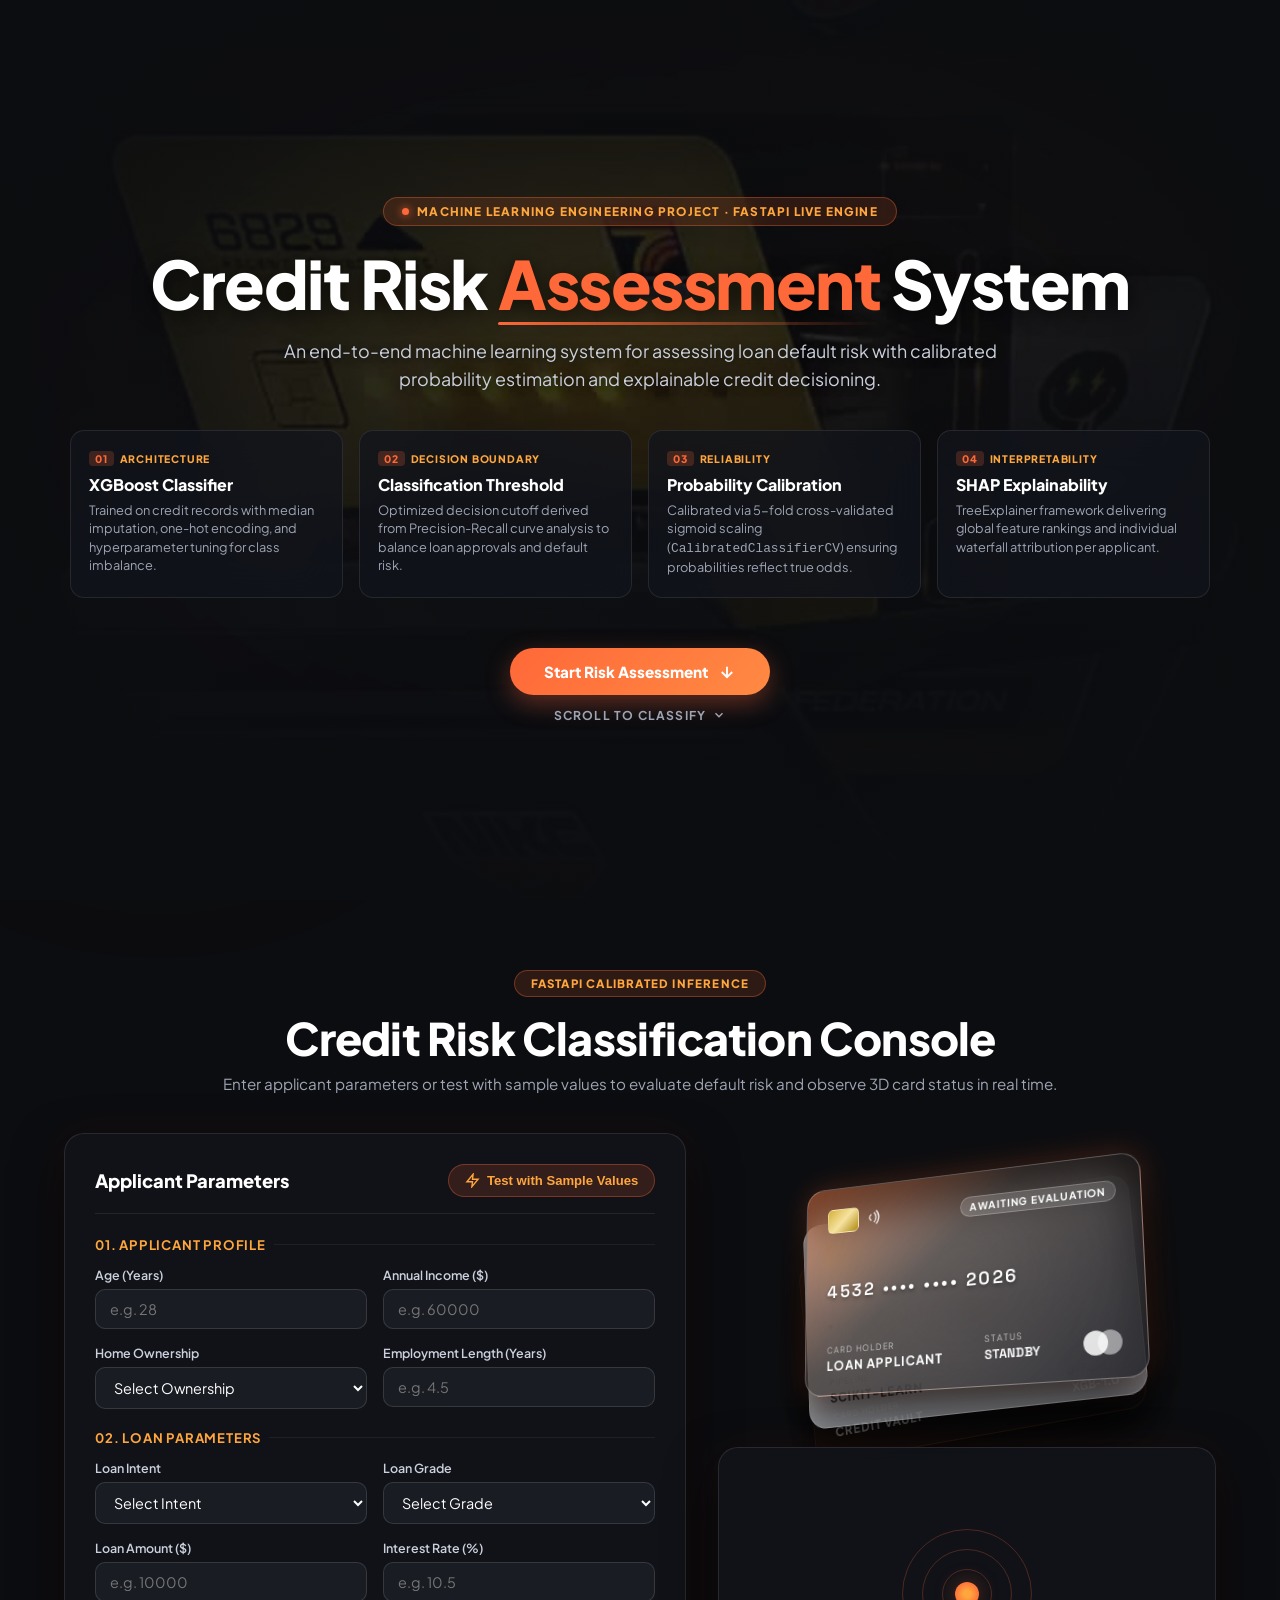
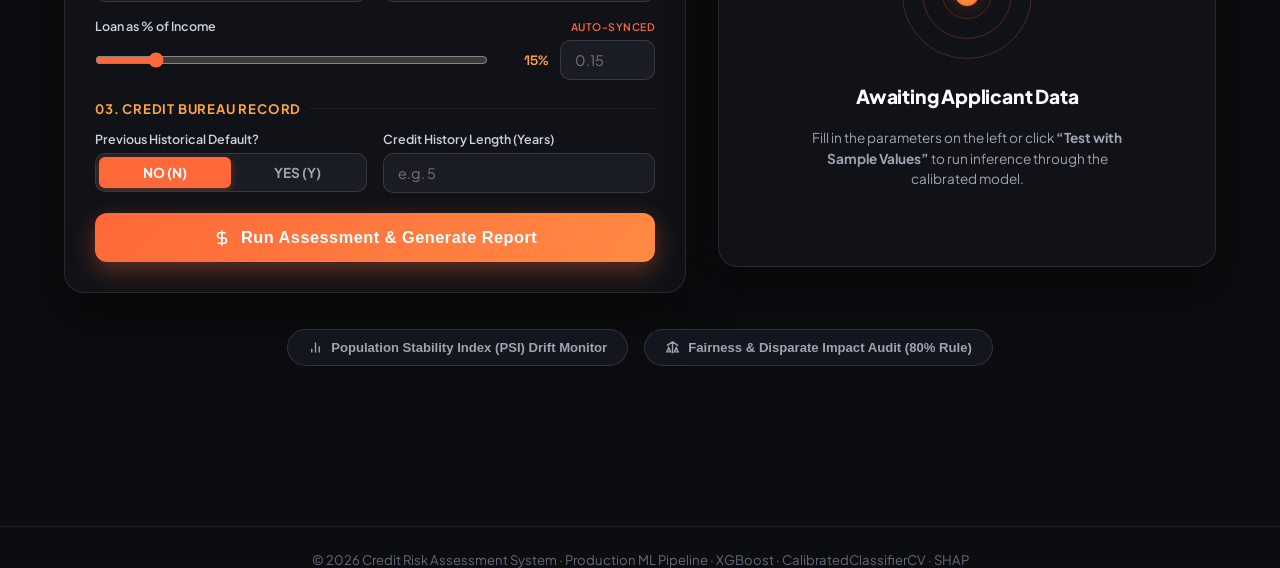
<file: static/index.html>
<!DOCTYPE html>
<html lang="en">
<head>
  <meta charset="UTF-8">
  <meta name="viewport" content="width=device-width, initial-scale=1.0">
  <title>Credit Risk Assessment System | ML Project</title>
  <meta name="description" content="An end-to-end machine learning system for assessing loan default risk with calibrated probability estimation and explainable credit decisioning.">

  <!-- Google Fonts: Plus Jakarta Sans & Space Grotesk -->
  <link rel="preconnect" href="https://fonts.googleapis.com">
  <link rel="preconnect" href="https://fonts.gstatic.com" crossorigin>
  <link href="https://fonts.googleapis.com/css2?family=Plus+Jakarta+Sans:wght@400;500;600;700;800;900&family=Space+Grotesk:wght@500;600;700&display=swap" rel="stylesheet">

  <link rel="stylesheet" href="style.css">
</head>
<body>

  <!-- Ambient Glow Background Blobs -->
  <div class="ambient-glow-1"></div>
  <div class="ambient-glow-2"></div>

  <!-- ==========================================================================
       PAGE 1: INTRODUCTION LANDING PAGE WITH BACKGROUND FRAME ANIMATION
       ========================================================================== -->
  <section class="landing-hero" id="intro-hero">
    <!-- Frame-by-Frame Background Canvas (ezgif-frame-001 to 200) -->
    <div class="hero-canvas-wrap">
      <canvas id="hero-bg-canvas"></canvas>
      <div class="hero-canvas-overlay"></div>
    </div>

    <!-- Hero Content Layer -->
    <div class="hero-content">
      <div class="project-badge-bar">
        <div class="live-indicator-dot"></div>
        <span>Machine Learning Engineering Project &middot; FastAPI Live Engine</span>
      </div>

      <h1 class="project-title">
        Credit Risk <span class="accent-text">Assessment</span> System
      </h1>

      <p class="project-summary">
        An end-to-end machine learning system for assessing loan default risk with calibrated probability estimation and explainable credit decisioning.
      </p>

      <!-- Major Features Grid -->
      <div class="features-grid">
        <!-- 01. Model Architecture -->
        <div class="feature-card">
          <div class="feature-tag">
            <span class="badge-num">01</span>
            <span>Architecture</span>
          </div>
          <h3 class="feature-title">XGBoost Classifier</h3>
          <p class="feature-desc">
            Trained on credit records with median imputation, one-hot encoding, and hyperparameter tuning for class imbalance.
          </p>
        </div>

        <!-- 02. Classification Threshold -->
        <div class="feature-card">
          <div class="feature-tag">
            <span class="badge-num">02</span>
            <span>Decision Boundary</span>
          </div>
          <h3 class="feature-title">Classification Threshold</h3>
          <p class="feature-desc">
            Optimized decision cutoff derived from Precision-Recall curve analysis to balance loan approvals and default risk.
          </p>
        </div>

        <!-- 03. Probability Calibration -->
        <div class="feature-card">
          <div class="feature-tag">
            <span class="badge-num">03</span>
            <span>Reliability</span>
          </div>
          <h3 class="feature-title">Probability Calibration</h3>
          <p class="feature-desc">
            Calibrated via 5-fold cross-validated sigmoid scaling (<code>CalibratedClassifierCV</code>) ensuring probabilities reflect true odds.
          </p>
        </div>

        <!-- 04. SHAP Explainability -->
        <div class="feature-card">
          <div class="feature-tag">
            <span class="badge-num">04</span>
            <span>Interpretability</span>
          </div>
          <h3 class="feature-title">SHAP Explainability</h3>
          <p class="feature-desc">
            TreeExplainer framework delivering global feature rankings and individual waterfall attribution per applicant.
          </p>
        </div>
      </div>

      <!-- Scroll Action Prompt -->
      <div class="scroll-cta-wrap">
        <a href="#classification" class="btn-start-assess">
          <span>Start Risk Assessment</span>
          <svg viewBox="0 0 24 24" width="18" height="18" fill="none" stroke="currentColor" stroke-width="2.5">
            <line x1="12" y1="5" x2="12" y2="19"></line>
            <polyline points="19 12 12 19 5 12"></polyline>
          </svg>
        </a>

        <a href="#classification" class="scroll-indicator">
          <span>Scroll to Classify</span>
          <svg viewBox="0 0 24 24" width="14" height="14" fill="none" stroke="currentColor" stroke-width="2.5">
            <polyline points="6 9 12 15 18 9"></polyline>
          </svg>
        </a>
      </div>
    </div>
  </section>

  <!-- ==========================================================================
       PAGE 2: CLASSIFICATION PAGE (REVEALED ON SCROLL)
       ========================================================================== -->
  <section class="classification-section" id="classification">
    <div class="section-header-wrap">
      <span class="section-badge">FastAPI Calibrated Inference</span>
      <h2 class="section-title">Credit Risk Classification Console</h2>
      <p class="section-subtitle">
        Enter applicant parameters or test with sample values to evaluate default risk and observe 3D card status in real time.
      </p>
    </div>

    <div class="assessment-layout">
      <!-- Left Column: Input Form -->
      <div class="form-card">
        <div class="form-top-actions">
          <h2 class="form-header-title">Applicant Parameters</h2>
          <div style="display: flex; align-items: center; gap: 8px;">
            <a href="report.html" class="btn-view-report-pill" id="btn-view-existing-report" style="display: none;">
              <svg viewBox="0 0 24 24" width="13" height="13" fill="none" stroke="currentColor" stroke-width="2.2">
                <path d="M14 2H6a2 2 0 0 0-2 2v16a2 2 0 0 0 2 2h12a2 2 0 0 0 2-2V8z"></path>
                <polyline points="14 2 14 8 20 8"></polyline>
              </svg>
              View Report
            </a>
            <button type="button" class="btn-sample-fill" id="btn-sample-values">
              <svg viewBox="0 0 24 24" width="15" height="15" fill="none" stroke="currentColor" stroke-width="2.2">
                <path d="M13 2L3 14h9l-1 8 10-12h-9l1-8z"></path>
              </svg>
              Test with Sample Values
            </button>
          </div>
        </div>

        <div id="recourse-banner-notification" style="display: none;"></div>

        <form id="credit-risk-form">
          <!-- 01. Applicant Demographics -->
          <div class="form-group-title">
            <span>01. Applicant Profile</span>
          </div>

          <div class="inputs-row">
            <div class="input-field-wrap">
              <label class="input-label" for="person_age">Age (Years)</label>
              <input type="number" id="person_age" class="input-control" placeholder="e.g. 28" min="18" max="100" required>
            </div>

            <div class="input-field-wrap">
              <label class="input-label" for="person_income">Annual Income ($)</label>
              <input type="number" id="person_income" class="input-control" placeholder="e.g. 60000" min="1000" step="500" required>
            </div>

            <div class="input-field-wrap">
              <label class="input-label" for="person_home_ownership">Home Ownership</label>
              <select id="person_home_ownership" class="input-control" required>
                <option value="" disabled selected>Select Ownership</option>
                <option value="RENT">RENT</option>
                <option value="OWN">OWN</option>
                <option value="MORTGAGE">MORTGAGE</option>
                <option value="OTHER">OTHER</option>
              </select>
            </div>

            <div class="input-field-wrap">
              <label class="input-label" for="person_emp_length">Employment Length (Years)</label>
              <input type="number" id="person_emp_length" class="input-control" placeholder="e.g. 4.5" min="0" max="60" step="0.5" required>
            </div>
          </div>

          <!-- 02. Loan Parameters -->
          <div class="form-group-title">
            <span>02. Loan Parameters</span>
          </div>

          <div class="inputs-row">
            <div class="input-field-wrap">
              <label class="input-label" for="loan_intent">Loan Intent</label>
              <select id="loan_intent" class="input-control" required>
                <option value="" disabled selected>Select Intent</option>
                <option value="PERSONAL">PERSONAL</option>
                <option value="EDUCATION">EDUCATION</option>
                <option value="MEDICAL">MEDICAL</option>
                <option value="VENTURE">VENTURE</option>
                <option value="HOMEIMPROVEMENT">HOME IMPROVEMENT</option>
                <option value="DEBTCONSOLIDATION">DEBT CONSOLIDATION</option>
              </select>
            </div>

            <div class="input-field-wrap">
              <label class="input-label" for="loan_grade">Loan Grade</label>
              <select id="loan_grade" class="input-control" required>
                <option value="" disabled selected>Select Grade</option>
                <option value="A">Grade A (Lowest Risk)</option>
                <option value="B">Grade B</option>
                <option value="C">Grade C</option>
                <option value="D">Grade D</option>
                <option value="E">Grade E</option>
                <option value="F">Grade F</option>
                <option value="G">Grade G (Highest Risk)</option>
              </select>
            </div>

            <div class="input-field-wrap">
              <label class="input-label" for="loan_amnt">Loan Amount ($)</label>
              <input type="number" id="loan_amnt" class="input-control" placeholder="e.g. 10000" min="500" step="250" required>
            </div>

            <div class="input-field-wrap">
              <label class="input-label" for="loan_int_rate">Interest Rate (%)</label>
              <input type="number" id="loan_int_rate" class="input-control" placeholder="e.g. 10.5" min="1.0" max="40.0" step="0.1" required>
            </div>

            <div class="input-field-wrap full-width">
              <label class="input-label" for="loan_percent_income">
                <span>Loan as % of Income</span>
                <span class="badge-auto">Auto-synced</span>
              </label>
              <div class="range-wrap">
                <input type="range" id="loan_percent_income_range" min="0.01" max="1.00" step="0.01" value="0.15">
                <span class="range-val-badge" id="loan_percent_badge">15%</span>
                <input type="number" id="loan_percent_income" class="input-control" style="width: 95px;" placeholder="0.15" min="0.01" max="1.00" step="0.01" required>
              </div>
            </div>
          </div>

          <!-- 03. Credit Bureau Record -->
          <div class="form-group-title">
            <span>03. Credit Bureau Record</span>
          </div>

          <div class="inputs-row">
            <div class="input-field-wrap">
              <label class="input-label">Previous Historical Default?</label>
              <div class="toggle-group">
                <div class="toggle-option active" id="toggle-default-n">NO (N)</div>
                <div class="toggle-option" id="toggle-default-y">YES (Y)</div>
              </div>
              <input type="hidden" id="cb_person_default_on_file" value="N">
            </div>

            <div class="input-field-wrap">
              <label class="input-label" for="cb_person_cred_hist_length">Credit History Length (Years)</label>
              <input type="number" id="cb_person_cred_hist_length" class="input-control" placeholder="e.g. 5" min="1" max="40" required>
            </div>
          </div>

          <button type="submit" class="btn-submit-assessment" id="btn-submit-form">
            <svg viewBox="0 0 24 24" width="18" height="18" fill="none" stroke="currentColor" stroke-width="2.2">
              <path d="M12 2v20M17 5H9.5a3.5 3.5 0 0 0 0 7h5a3.5 3.5 0 0 1 0 7H6"/>
            </svg>
            Run Assessment &amp; Generate Report
          </button>
        </form>
      </div>

      <!-- Right Column: 3D Credit Cards & Output Panel -->
      <div class="right-stage-wrapper">

        <!-- 3D Interactive Credit Cards Stage -->
        <div class="card-stage-container">
          <div class="card-stack-3d" id="card-stack">
            <!-- 3rd Card: Dark Glass -->
            <div class="credit-card card-bottom">
              <div class="card-header-row">
                <div class="card-chip"></div>
                <span class="card-status-pill">ML PROTOCOL</span>
              </div>
              <div class="card-number">•••• •••• •••• 9000</div>
              <div class="card-footer-row">
                <div class="card-holder-info">
                  <span class="card-info-label">Card Holder</span>
                  <span class="card-holder-name">CREDIT VAULT</span>
                </div>
                <div class="card-expiry-wrap">
                  <span class="card-info-label">Version</span>
                  <span class="card-expiry">XGB-1.0</span>
                </div>
              </div>
            </div>

            <!-- 2nd Card: Silver Frosted Glass -->
            <div class="credit-card card-middle">
              <div class="card-header-row">
                <div class="card-chip"></div>
                <span class="card-status-pill" style="color: #222; border-color: rgba(0,0,0,0.2);">CALIBRATED</span>
              </div>
              <div class="card-number">•••• •••• •••• 8820</div>
              <div class="card-footer-row">
                <div class="card-holder-info">
                  <span class="card-info-label" style="color: #555;">Pipeline</span>
                  <span class="card-holder-name">Scikit-Learn</span>
                </div>
                <div class="card-expiry-wrap">
                  <span class="card-info-label" style="color: #555;">CV Folds</span>
                  <span class="card-expiry">5-Fold</span>
                </div>
              </div>
            </div>

            <!-- 1st Card: Hero Amber Glass with Live Status -->
            <div class="credit-card card-top" id="top-interactive-card">
              <div class="card-header-row">
                <div class="card-chip-wrap">
                  <div class="card-chip"></div>
                  <svg class="contactless-icon" viewBox="0 0 24 24" fill="none" stroke="currentColor" stroke-width="2">
                    <path d="M8.5 16.5a5 5 0 0 1 0-9"/>
                    <path d="M12 19a9 9 0 0 0 0-14"/>
                    <path d="M15.5 21.5a13 13 0 0 0 0-19"/>
                  </svg>
                </div>
                <span class="card-status-pill" id="card-status-pill">AWAITING EVALUATION</span>
              </div>

              <div class="card-number" id="card-display-number">4532 &bull;&bull;&bull;&bull; &bull;&bull;&bull;&bull; 2026</div>

              <div class="card-footer-row">
                <div class="card-holder-info">
                  <span class="card-info-label">Card Holder</span>
                  <span class="card-holder-name" id="card-display-name">LOAN APPLICANT</span>
                </div>
                <div class="card-expiry-wrap">
                  <span class="card-info-label">Status</span>
                  <span class="card-expiry" id="card-expiry-status">STANDBY</span>
                </div>
                <div class="card-network-logo">
                  <div class="network-circles">
                    <div class="circle-1"></div>
                    <div class="circle-2"></div>
                  </div>
                </div>
              </div>
            </div>
          </div>
        </div>

        <!-- Assessment Output Card -->
        <div class="results-card">

          <!-- STATE 1: WAITING ANIMATION (Shown by default) -->
          <div class="waiting-state" id="waiting-state">
            <div class="waiting-radar-box">
              <div class="radar-ring"></div>
              <div class="radar-ring"></div>
              <div class="radar-ring"></div>
              <div class="radar-core"></div>
            </div>
            <h3 class="waiting-title">Awaiting Applicant Data</h3>
            <p class="waiting-desc">
              Fill in the parameters on the left or click <strong>&ldquo;Test with Sample Values&rdquo;</strong> to run inference through the calibrated model.
            </p>
          </div>

          <!-- STATE 2: ACTIVE PREDICTION RESULTS (Shown after submit) -->
          <div class="active-results-state" id="active-results-state">
            <div class="results-header">
              <h3>Model Assessment Output</h3>
              <div class="live-indicator">
                <div class="live-dot"></div>
                <span>FASTAPI INFERENCE READY</span>
              </div>
            </div>

            <!-- Gauge Dial -->
            <div class="gauge-box">
              <svg class="gauge-svg" viewBox="0 0 160 160">
                <circle class="gauge-bg" cx="80" cy="80" r="70" />
                <circle class="gauge-fill" id="gauge-fill" cx="80" cy="80" r="70" />
              </svg>
              <div class="gauge-content">
                <span class="gauge-value" id="gauge-value">0.00%</span>
                <span class="gauge-sublabel">Default Probability</span>
              </div>
            </div>

            <!-- Decision Outcome Banner -->
            <div class="decision-banner status-low" id="decision-banner">
              <div class="decision-title" id="decision-title">APPROVED - LOW RISK</div>
              <div class="decision-desc" id="decision-desc">Default probability is well below the calibrated threshold. Loan approved.</div>
            </div>

            <!-- ADVERSE ACTION NOTICE (SHAP-Driven, Shown on High Risk) -->
            <div class="adverse-action-box" id="adverse-action-container" style="display: none;">
              <div class="adverse-header">
                <svg viewBox="0 0 24 24" fill="none" stroke="currentColor" stroke-width="2.5">
                  <circle cx="12" cy="12" r="10"></circle>
                  <line x1="12" y1="8" x2="12" y2="12"></line>
                  <line x1="12" y1="16" x2="12.01" y2="16"></line>
                </svg>
                <span>Regulatory Adverse Action Notice (ECOA/FCRA)</span>
              </div>
              <p style="font-size: 0.76rem; color: var(--text-muted);">
                Primary risk drivers extracted from calibrated SHAP feature attributions:
              </p>
              <div class="adverse-reasons-list" id="adverse-reasons-list">
                <!-- Dynamically injected -->
              </div>
            </div>

            <!-- WHAT-IF RECOURSE SIMULATOR (Shown on High Risk) -->
            <div class="recourse-box" id="recourse-container" style="display: none;">
              <div class="recourse-header">
                <div class="recourse-title">
                  <svg viewBox="0 0 24 24" width="16" height="16" fill="none" stroke="currentColor" stroke-width="2.5">
                    <path d="M13 2L3 14h9l-1 8 10-12h-9l1-8z"></path>
                  </svg>
                  <span>What-If Recourse Simulator</span>
                </div>
              </div>
              <p class="recourse-rec-text" id="recourse-text">
                Calculating actionable recourse...
              </p>
              <button type="button" class="btn-apply-recourse" id="btn-apply-recourse">
                <span>Apply Recourse to Application &rarr;</span>
              </button>
            </div>

            <!-- Breakdown Metrics -->
            <div class="metrics-list">
              <div class="metric-row">
                <span class="metric-name">Classification Decision</span>
                <span class="metric-val" id="metric-risk-val">Low Risk</span>
              </div>
              <div class="metric-row">
                <span class="metric-name">Calculated Default Prob</span>
                <span class="metric-val" id="metric-prob-val">0.00%</span>
              </div>
              <div class="metric-row">
                <span class="metric-name">Calibrated Decision Cutoff</span>
                <span class="metric-val" id="metric-threshold-val">99.97%</span>
              </div>
              <div class="metric-row">
                <span class="metric-name">Inference Latency</span>
                <span class="metric-val" style="color: var(--accent-amber);">&lt; 15 ms</span>
              </div>
            </div>

            <!-- View Full Dedicated Report Button -->
            <a href="report.html" class="btn-view-full-report" id="btn-open-full-report">
              <svg viewBox="0 0 24 24" width="16" height="16" fill="none" stroke="currentColor" stroke-width="2.2">
                <path d="M14 2H6a2 2 0 0 0-2 2v16a2 2 0 0 0 2 2h12a2 2 0 0 0 2-2V8z"></path>
                <polyline points="14 2 14 8 20 8"></polyline>
                <line x1="16" y1="13" x2="8" y2="13"></line>
                <line x1="16" y1="17" x2="8" y2="17"></line>
              </svg>
              View Dedicated Report &amp; Download PDF &rarr;
            </a>

            <!-- Make Another Assessment Button -->
            <button type="button" class="btn-reset-assessment" id="btn-make-another" style="margin-top: 10px;">
              <svg viewBox="0 0 24 24" width="16" height="16" fill="none" stroke="currentColor" stroke-width="2.2">
                <path d="M1 4v6h6M23 20v-6h-6"/>
                <path d="M20.49 9A9 9 0 0 0 5.64 5.64L1 10m22 4l-4.64 4.36A9 9 0 0 1 3.51 15"/>
              </svg>
              Make Another Assessment
            </button>
          </div>

        </div>

      </div>
    </div>

    <!-- Governance & Drift Monitoring Buttons -->
    <div class="audit-bar-row">
      <button type="button" class="btn-audit-trigger" id="btn-view-psi">
        <svg viewBox="0 0 24 24" width="15" height="15" fill="none" stroke="currentColor" stroke-width="2.2">
          <line x1="18" y1="20" x2="18" y2="10"></line>
          <line x1="12" y1="20" x2="12" y2="4"></line>
          <line x1="6" y1="20" x2="6" y2="14"></line>
        </svg>
        Population Stability Index (PSI) Drift Monitor
      </button>

      <button type="button" class="btn-audit-trigger" id="btn-view-fairness">
        <svg viewBox="0 0 24 24" width="15" height="15" fill="none" stroke="currentColor" stroke-width="2.2">
          <path d="M12 3v18M3 9l9-6 9 6M6 12l-3 7h6l-3-7zM18 12l-3 7h6l-3-7z"></path>
        </svg>
        Fairness & Disparate Impact Audit (80% Rule)
      </button>
    </div>
  </section>

  <!-- Governance Audit Modal Popup -->
  <div class="audit-modal-backdrop" id="audit-modal-backdrop">
    <div class="audit-modal">
      <div class="audit-modal-header">
        <h3 id="modal-title">Model Governance Audit</h3>
        <button type="button" class="btn-close-modal" id="btn-close-modal">&times;</button>
      </div>
      <div id="modal-body">
        <!-- Injected dynamically -->
      </div>
    </div>
  </div>

  <footer class="project-footer">
    <p>&copy; 2026 Credit Risk Assessment System &middot; Production ML Pipeline &middot; XGBoost &middot; CalibratedClassifierCV &middot; SHAP</p>
  </footer>

  <script src="app.js"></script>
</body>
</html>
</file>
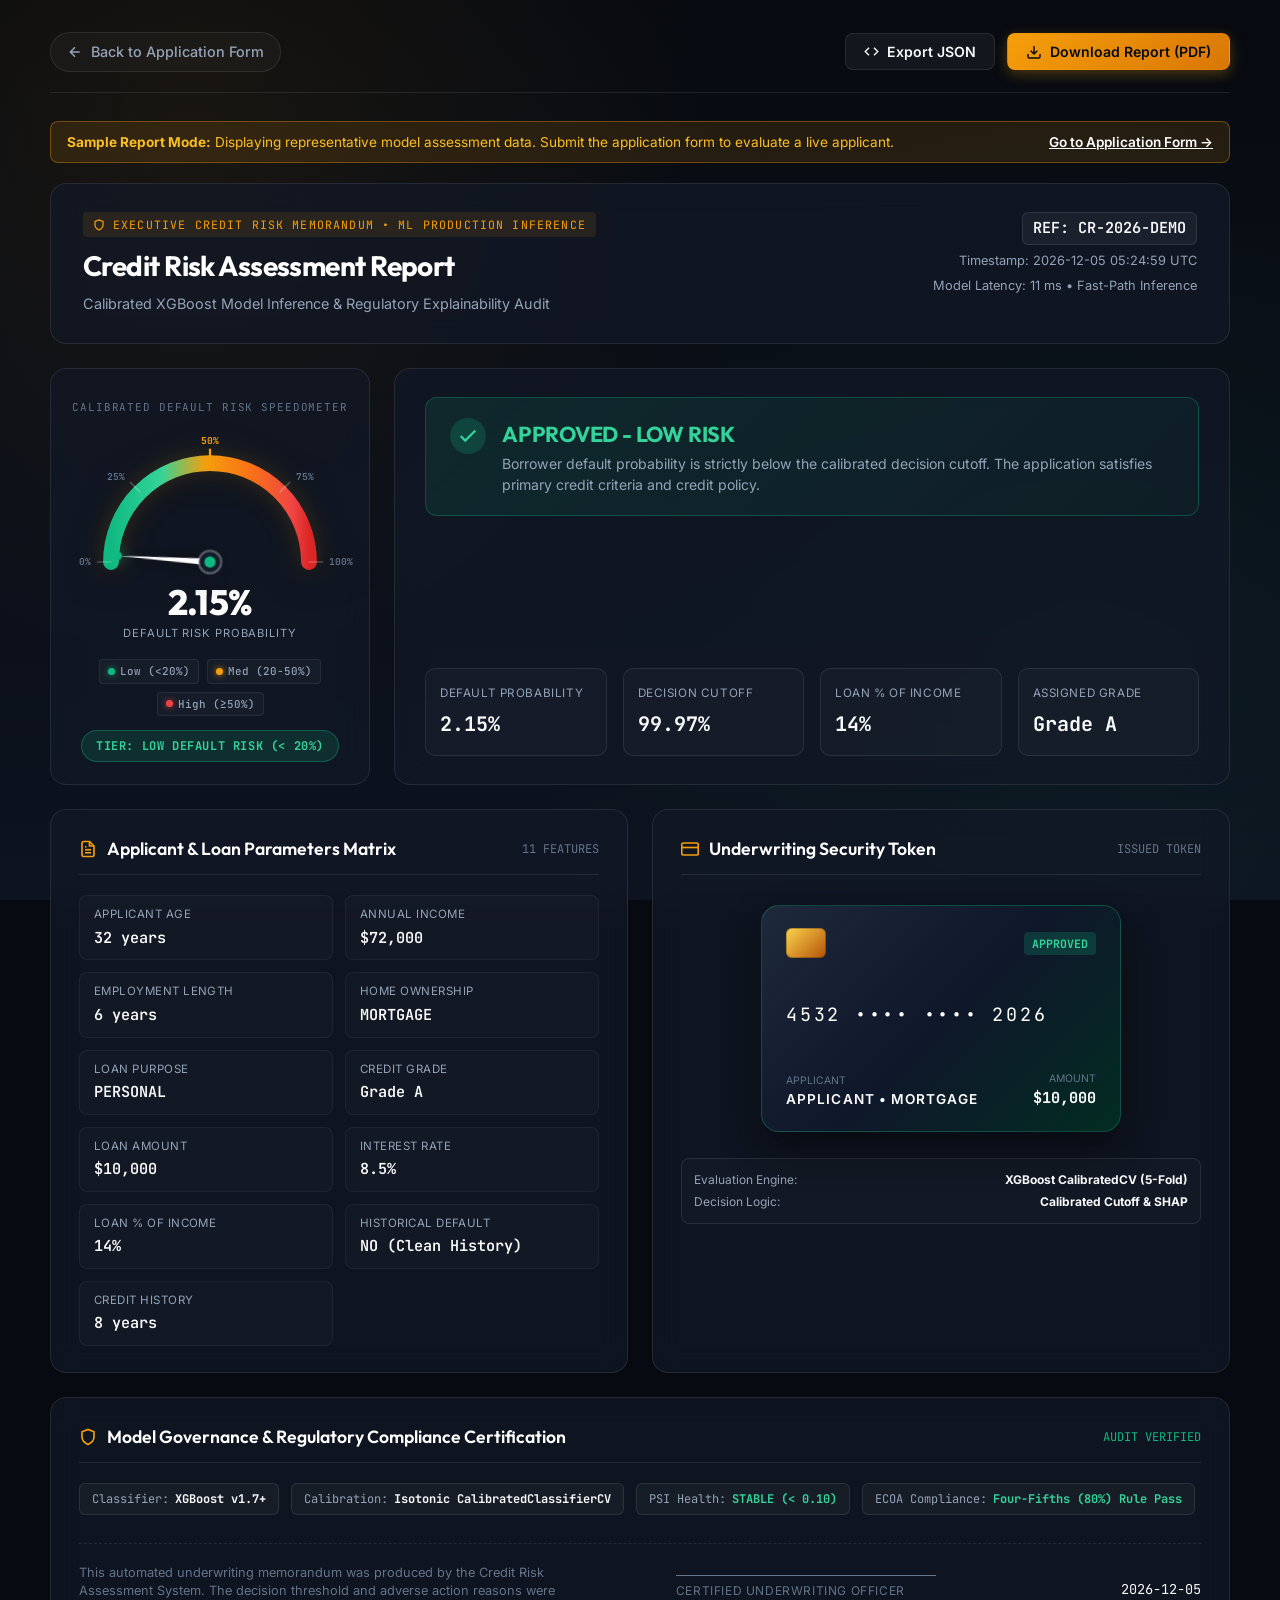
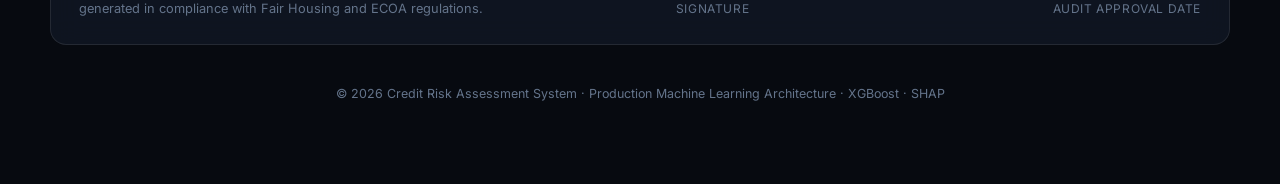
<file: static/report.html>
<!DOCTYPE html>
<html lang="en">
<head>
  <meta charset="UTF-8">
  <meta name="viewport" content="width=device-width, initial-scale=1.0">
  <title>Underwriting Assessment Report &middot; Credit Risk Assessment System</title>
  <link rel="preconnect" href="https://fonts.googleapis.com">
  <link rel="preconnect" href="https://fonts.gstatic.com" crossorigin>
  <link href="https://fonts.googleapis.com/css2?family=Inter:wght@300;400;500;600;700&family=JetBrains+Mono:wght@400;500;600&family=Outfit:wght@500;600;700;800&display=swap" rel="stylesheet">
  <link rel="stylesheet" href="report.css">
</head>
<body>

  <div class="report-container">

    <!-- Top Action Navigation Bar -->
    <div class="report-top-bar no-print">
      <a href="index.html" class="btn-back-link" id="btn-back-to-app">
        <svg viewBox="0 0 24 24" width="16" height="16" fill="none" stroke="currentColor" stroke-width="2.2">
          <path d="M19 12H5M12 19l-7-7 7-7"/>
        </svg>
        <span>Back to Application Form</span>
      </a>

      <div class="report-action-buttons">
        <button type="button" class="btn-action-report btn-export-json" id="btn-export-json" title="Download Machine-Readable JSON Audit Data">
          <svg viewBox="0 0 24 24" width="15" height="15" fill="none" stroke="currentColor" stroke-width="2.2">
            <polyline points="16 18 22 12 16 6"></polyline>
            <polyline points="8 6 2 12 8 18"></polyline>
          </svg>
          Export JSON
        </button>

        <button type="button" class="btn-action-report btn-download-pdf" id="btn-download-pdf" title="Generate Bank Executive PDF Memorandum">
          <svg viewBox="0 0 24 24" width="16" height="16" fill="none" stroke="currentColor" stroke-width="2.2">
            <path d="M21 15v4a2 2 0 0 1-2 2H5a2 2 0 0 1-2-2v-4"></path>
            <polyline points="7 10 12 15 17 10"></polyline>
            <line x1="12" y1="15" x2="12" y2="3"></line>
          </svg>
          Download Report (PDF)
        </button>
      </div>
    </div>

    <!-- Executive Document Header -->
    <header class="report-doc-header">
      <div>
        <div class="doc-brand-badge">
          <svg viewBox="0 0 24 24" width="12" height="12" fill="none" stroke="currentColor" stroke-width="2.5">
            <path d="M12 22s8-4 8-10V5l-8-3-8 3v7c0 6 8 10 8 10z"/>
          </svg>
          EXECUTIVE CREDIT RISK MEMORANDUM &bull; ML PRODUCTION INFERENCE
        </div>
        <h1 class="doc-title">Credit Risk Assessment Report</h1>
        <p class="doc-subtitle">Calibrated XGBoost Model Inference &amp; Regulatory Explainability Audit</p>
      </div>

      <div class="doc-meta-panel">
        <div class="doc-ref-id" id="report-ref-id">REF: CR-2026-9842</div>
        <div class="doc-meta-item" id="report-timestamp">Timestamp: 2026-09-21 21:40 UTC</div>
        <div class="doc-meta-item" id="report-latency">Model Latency: 12 ms &bull; Fast-Path</div>
      </div>
    </header>

    <!-- Hero Underwriting Decision Section -->
    <section class="report-hero-grid">
      <!-- Left Column: Risk Speedometer Meter (Green, Yellow, Red Zones) -->
      <div class="gauge-column-card">
        <div class="meter-top-header">
          <span class="meter-header-label">CALIBRATED DEFAULT RISK SPEEDOMETER</span>
        </div>

        <div class="speedometer-box">
          <svg class="speedometer-svg" viewBox="0 0 240 148">
            <defs>
              <!-- Multi-zone Risk Gradient: Green -> Yellow -> Orange -> Red -->
              <linearGradient id="riskMeterGradient" x1="0%" y1="0%" x2="100%" y2="0%">
                <stop offset="0%" stop-color="#10b981" />
                <stop offset="25%" stop-color="#34d399" />
                <stop offset="48%" stop-color="#f59e0b" />
                <stop offset="70%" stop-color="#f97316" />
                <stop offset="92%" stop-color="#ef4444" />
                <stop offset="100%" stop-color="#dc2626" />
              </linearGradient>

              <!-- Subtle glow on needle tip -->
              <filter id="tipGlow" x="-50%" y="-50%" width="200%" height="200%">
                <feGaussianBlur stdDeviation="2.5" result="blur" />
                <feMerge>
                  <feMergeNode in="blur" />
                  <feMergeNode in="SourceGraphic" />
                </feMerge>
              </filter>
            </defs>

            <!-- Background Track -->
            <path class="meter-track-bg" d="M 32 120 A 88 88 0 0 1 208 120" />

            <!-- Colored Speedometer Arc (Green, Yellow, Red) -->
            <path class="meter-gradient-arc" d="M 32 120 A 88 88 0 0 1 208 120" stroke="url(#riskMeterGradient)" />

            <!-- Zone Ticks and Labels -->
            <!-- 0% Left Tick -->
            <line x1="32" y1="120" x2="20" y2="120" class="meter-tick" />
            <text x="14" y="123" class="meter-tick-label" text-anchor="end">0%</text>

            <!-- 25% Tick -->
            <line x1="57.7" y1="57.7" x2="49.2" y2="49.2" class="meter-tick" />
            <text x="44" y="47" class="meter-tick-label" text-anchor="end">25%</text>

            <!-- 50% Mid Cutoff Tick -->
            <line x1="120" y1="32" x2="120" y2="20" class="meter-tick meter-tick-mid" />
            <text x="120" y="15" class="meter-tick-label meter-tick-mid-label" text-anchor="middle">50%</text>

            <!-- 75% Tick -->
            <line x1="182.3" y1="57.7" x2="190.8" y2="49.2" class="meter-tick" />
            <text x="196" y="47" class="meter-tick-label" text-anchor="start">75%</text>

            <!-- 100% Right Tick -->
            <line x1="208" y1="120" x2="220" y2="120" class="meter-tick" />
            <text x="226" y="123" class="meter-tick-label" text-anchor="start">100%</text>

            <!-- Speedometer Needle Pointer -->
            <g id="meter-needle-group" class="meter-needle-group">
              <!-- Needle Pointer Blade -->
              <polygon points="117,120 120,38 123,120" class="meter-needle-blade" />
              <!-- Needle Tip with Dynamic Color & Glow -->
              <circle cx="120" cy="38" r="3.5" id="meter-needle-tip" class="meter-needle-tip" />
            </g>

            <!-- Pivot Hub (Center Cap) -->
            <circle cx="120" cy="120" r="10" class="meter-hub-outer" />
            <circle cx="120" cy="120" r="5" id="meter-hub-inner" class="meter-hub-inner" />
          </svg>

          <!-- Numeric Readout beneath Needle -->
          <div class="meter-score-display">
            <span class="meter-prob-val" id="gauge-prob-percent">0.00%</span>
            <span class="meter-prob-sublabel">Default Risk Probability</span>
          </div>
        </div>

        <!-- Color Legend (Green, Yellow, Red Zones) -->
        <div class="meter-zones-legend">
          <div class="zone-legend-chip chip-green">
            <span class="zone-chip-dot"></span>
            <span>Low (&lt;20%)</span>
          </div>
          <div class="zone-legend-chip chip-yellow">
            <span class="zone-chip-dot"></span>
            <span>Med (20-50%)</span>
          </div>
          <div class="zone-legend-chip chip-red">
            <span class="zone-chip-dot"></span>
            <span>High (&ge;50%)</span>
          </div>
        </div>

        <!-- Dynamic Tier Status Pill -->
        <span class="gauge-tier-pill tier-low" id="gauge-tier-pill">TIER: LOW DEFAULT RISK</span>
      </div>

      <!-- Right Column: Decision Outcome Banner & Key Metrics -->
      <div class="decision-column-card">
        <div class="decision-hero-banner status-low" id="decision-banner">
          <div class="decision-hero-icon" id="decision-icon">
            <svg viewBox="0 0 24 24" width="22" height="22" fill="none" stroke="currentColor" stroke-width="2.5">
              <polyline points="20 6 9 17 4 12"></polyline>
            </svg>
          </div>
          <div>
            <h2 class="decision-title-text" id="decision-title">APPROVED - LOW RISK</h2>
            <p class="decision-desc-text" id="decision-desc">
              Borrower default probability is strictly below the optimal cutoff threshold. The application satisfies primary credit risk criteria.
            </p>
          </div>
        </div>

        <!-- 4 Key Underwriting Metric Tiles -->
        <div class="report-metrics-grid">
          <div class="report-metric-tile">
            <div class="metric-tile-label">Default Probability</div>
            <div class="metric-tile-val" id="metric-prob">0.00%</div>
          </div>
          <div class="report-metric-tile">
            <div class="metric-tile-label">Decision Cutoff</div>
            <div class="metric-tile-val" id="metric-cutoff">99.97%</div>
          </div>
          <div class="report-metric-tile">
            <div class="metric-tile-label">Loan % of Income</div>
            <div class="metric-tile-val" id="metric-dti">0%</div>
          </div>
          <div class="report-metric-tile">
            <div class="metric-tile-label">Assigned Grade</div>
            <div class="metric-tile-val" id="metric-grade">Grade A</div>
          </div>
        </div>
      </div>
    </section>

    <!-- SHAP Adverse Action Reason Codes (Shown when High Risk) -->
    <section class="report-adverse-card" id="adverse-action-section" style="display: none;">
      <div class="adverse-title-bar">
        <svg viewBox="0 0 24 24" width="20" height="20" fill="none" stroke="currentColor" stroke-width="2.5">
          <circle cx="12" cy="12" r="10"></circle>
          <line x1="12" y1="8" x2="12" y2="12"></line>
          <line x1="12" y1="16" x2="12.01" y2="16"></line>
        </svg>
        <span>Regulatory Adverse Action Notice (ECOA / FCRA Requirements)</span>
      </div>
      <p style="font-size: 0.85rem; color: var(--text-muted); margin-bottom: 12px;">
        In accordance with the Equal Credit Opportunity Act (ECOA) and Fair Credit Reporting Act (FCRA), the following primary risk drivers were extracted via calibrated SHAP (SHapley Additive exPlanations) feature attribution:
      </p>
      <div id="adverse-reasons-container">
        <!-- Dynamically injected adverse action items -->
      </div>
    </section>

    <!-- What-If Recourse Simulator Guidance (Shown when High Risk) -->
    <section class="report-recourse-card" id="recourse-section" style="display: none;">
      <div class="recourse-title-bar">
        <svg viewBox="0 0 24 24" width="20" height="20" fill="none" stroke="currentColor" stroke-width="2.5">
          <path d="M13 2L3 14h9l-1 8 10-12h-9l1-8z"></path>
        </svg>
        <span>Algorithmic Counterfactual Recourse Recommendation</span>
      </div>
      <p class="recourse-body-text" id="recourse-text">
        Evaluating actionable paths to loan approval...
      </p>
      <button type="button" class="btn-apply-recourse-cta no-print" id="btn-apply-recourse">
        <svg viewBox="0 0 24 24" width="16" height="16" fill="none" stroke="currentColor" stroke-width="2.2">
          <path d="M5 12h14M12 5l7 7-7 7"/>
        </svg>
        <span>Apply Recourse &amp; Adjust Application</span>
      </button>
    </section>

    <!-- Detailed 2-Column Section: Applicant Attributes Matrix & 3D Card Token -->
    <section class="report-detail-layout">
      <!-- Left: Comprehensive Applicant Profile Matrix -->
      <div class="report-card-panel">
        <div class="panel-header-row">
          <h3 class="panel-title">
            <svg viewBox="0 0 24 24" width="18" height="18" fill="none" stroke="currentColor" stroke-width="2.2">
              <path d="M14 2H6a2 2 0 0 0-2 2v16a2 2 0 0 0 2 2h12a2 2 0 0 0 2-2V8z"></path>
              <polyline points="14 2 14 8 20 8"></polyline>
              <line x1="16" y1="13" x2="8" y2="13"></line>
              <line x1="16" y1="17" x2="8" y2="17"></line>
              <polyline points="10 9 9 9 8 9"></polyline>
            </svg>
            Applicant &amp; Loan Parameters Matrix
          </h3>
          <span style="font-family: var(--font-mono); font-size: 0.75rem; color: var(--text-dim);">11 FEATURES</span>
        </div>

        <div class="attr-matrix-grid" id="applicant-matrix">
          <!-- Dynamically populated via JS -->
        </div>
      </div>

      <!-- Right: 3D Credit Card Visual Token -->
      <div class="report-card-panel">
        <div class="panel-header-row">
          <h3 class="panel-title">
            <svg viewBox="0 0 24 24" width="18" height="18" fill="none" stroke="currentColor" stroke-width="2.2">
              <rect x="1" y="4" width="22" height="16" rx="2" ry="2"></rect>
              <line x1="1" y1="10" x2="23" y2="10"></line>
            </svg>
            Underwriting Security Token
          </h3>
          <span style="font-family: var(--font-mono); font-size: 0.75rem; color: var(--text-dim);">ISSUED TOKEN</span>
        </div>

        <div class="card-token-showcase">
          <div class="token-credit-card token-card-low" id="report-token-card">
            <div class="token-header-row">
              <div class="token-chip"></div>
              <span class="token-risk-badge" id="token-status-pill" style="background: rgba(16, 185, 129, 0.2); color: #34d399;">APPROVED</span>
            </div>

            <div class="token-number" id="token-card-number">4532 &bull;&bull;&bull;&bull; &bull;&bull;&bull;&bull; 2026</div>

            <div class="token-footer-row">
              <div>
                <div style="font-size: 0.65rem; color: var(--text-dim); text-transform: uppercase;">Applicant</div>
                <div class="token-holder-name" id="token-holder-name">LOAN APPLICANT</div>
              </div>
              <div style="text-align: right;">
                <div style="font-size: 0.65rem; color: var(--text-dim); text-transform: uppercase;">Amount</div>
                <div style="font-family: var(--font-mono); font-size: 0.95rem; font-weight: 700; color: #ffffff;" id="token-amount">$10,000</div>
              </div>
            </div>
          </div>
        </div>

        <div style="margin-top: 16px; padding: 12px; background: rgba(255,255,255,0.02); border-radius: 8px; border: 1px solid var(--card-border);">
          <div style="font-size: 0.75rem; color: var(--text-muted); display: flex; justify-content: space-between;">
            <span>Evaluation Engine:</span>
            <strong style="color: var(--text-main);">XGBoost CalibratedCV (5-Fold)</strong>
          </div>
          <div style="font-size: 0.75rem; color: var(--text-muted); display: flex; justify-content: space-between; margin-top: 4px;">
            <span>Decision Logic:</span>
            <strong style="color: var(--text-main);">Calibrated Cutoff &amp; SHAP</strong>
          </div>
        </div>
      </div>
    </section>

    <!-- Model Governance & Underwriting Certification -->
    <section class="governance-audit-panel">
      <div class="panel-header-row">
        <h3 class="panel-title">
          <svg viewBox="0 0 24 24" width="18" height="18" fill="none" stroke="currentColor" stroke-width="2.2">
            <path d="M12 22s8-4 8-10V5l-8-3-8 3v7c0 6 8 10 8 10z"/>
          </svg>
          Model Governance &amp; Regulatory Compliance Certification
        </h3>
        <span style="font-family: var(--font-mono); font-size: 0.75rem; color: var(--accent-emerald);">AUDIT VERIFIED</span>
      </div>

      <div class="gov-badges-row">
        <div class="gov-badge">
          <span>Classifier:</span>
          <strong>XGBoost v1.7+</strong>
        </div>
        <div class="gov-badge">
          <span>Calibration:</span>
          <strong>Isotonic CalibratedClassifierCV</strong>
        </div>
        <div class="gov-badge">
          <span>PSI Health:</span>
          <strong style="color: #34d399;">STABLE (&lt; 0.10)</strong>
        </div>
        <div class="gov-badge">
          <span>ECOA Compliance:</span>
          <strong style="color: #34d399;">Four-Fifths (80%) Rule Pass</strong>
        </div>
      </div>

      <!-- Formal Bank Underwriting Sign-off Block (Crucial for PDF Printouts) -->
      <div class="audit-signoff-block">
        <div>
          <p style="font-size: 0.8rem; color: var(--text-dim); max-width: 480px; line-height: 1.4;">
            This automated underwriting memorandum was produced by the Credit Risk Assessment System. The decision threshold and adverse action reasons were generated in compliance with Fair Housing and ECOA regulations.
          </p>
        </div>
        <div class="signature-line-box">
          <div class="signature-blank-line"></div>
          <div class="signature-label">Certified Underwriting Officer Signature</div>
        </div>
        <div style="text-align: right;">
          <div style="font-family: var(--font-mono); font-size: 0.85rem; color: var(--text-main);" id="cert-date-val">2026-09-21</div>
          <div class="signature-label">Audit Approval Date</div>
        </div>
      </div>
    </section>

    <!-- Footer -->
    <footer class="report-footer">
      <p>&copy; 2026 Credit Risk Assessment System &middot; Production Machine Learning Architecture &middot; XGBoost &middot; SHAP</p>
    </footer>

  </div>

  <script src="report.js"></script>
</body>
</html>
</file>
<file: static/style.css>
/* ==========================================================================
   Credit Risk Assessment System - Design System & Stylesheet
   Landing Hero with Animated Canvas Background + Scroll Reveal Classification
   ========================================================================== */

:root {
  --bg-main: #0c0d10;
  --bg-card: rgba(20, 23, 30, 0.8);
  --bg-glass: rgba(255, 255, 255, 0.04);
  --bg-glass-strong: rgba(26, 28, 36, 0.88);
  --border-glass: rgba(255, 255, 255, 0.09);
  --border-active: rgba(255, 107, 53, 0.4);

  --accent-orange: #ff6838;
  --accent-orange-hover: #ff7d52;
  --accent-amber: #ffa63d;
  --accent-glow: rgba(255, 104, 56, 0.35);
  --accent-violet: #8b6dff;
  --accent-emerald: #10b981;
  --accent-crimson: #ef4444;

  --text-main: #ffffff;
  --text-muted: #9ea4b3;
  --text-dim: #656b7c;

  --font-main: 'Plus Jakarta Sans', -apple-system, BlinkMacSystemFont, sans-serif;
  --font-mono: 'Space Grotesk', 'Courier New', monospace;

  --radius-lg: 20px;
  --radius-md: 14px;
  --radius-sm: 10px;
  --radius-pill: 9999px;

  --shadow-card: 0 20px 50px rgba(0, 0, 0, 0.6), 0 0 40px rgba(255, 104, 56, 0.06);
}

*, *::before, *::after {
  box-sizing: border-box;
  margin: 0;
  padding: 0;
}

html, body {
  width: 100%;
  min-height: 100vh;
  background-color: var(--bg-main);
  color: var(--text-main);
  font-family: var(--font-main);
  overflow-x: hidden;
  scroll-behavior: smooth;
  -webkit-font-smoothing: antialiased;
}

/* Background Ambient Glows */
.ambient-glow-1 {
  position: fixed;
  top: -10vw;
  right: -5vw;
  width: 55vw;
  height: 55vw;
  background: radial-gradient(circle, rgba(255, 104, 56, 0.14) 0%, rgba(255, 166, 61, 0.04) 45%, transparent 70%);
  filter: blur(90px);
  pointer-events: none;
  z-index: 0;
}

.ambient-glow-2 {
  position: fixed;
  bottom: 5vh;
  left: -10vw;
  width: 45vw;
  height: 45vw;
  background: radial-gradient(circle, rgba(139, 109, 255, 0.08) 0%, rgba(255, 104, 56, 0.04) 50%, transparent 70%);
  filter: blur(100px);
  pointer-events: none;
  z-index: 0;
}

/* ==========================================================================
   PAGE 1: INTRODUCTION LANDING HERO WITH FRAME ANIMATION BACKGROUND
   ========================================================================== */
.landing-hero {
  position: relative;
  width: 100%;
  min-height: 100vh;
  display: flex;
  flex-direction: column;
  align-items: center;
  justify-content: center;
  overflow: hidden;
  padding: 60px 4vw 40px;
}

/* Canvas Background for 200 Frame Animation */
.hero-canvas-wrap {
  position: absolute;
  inset: 0;
  width: 100%;
  height: 100%;
  z-index: 1;
  pointer-events: none;
}

#hero-bg-canvas {
  width: 100%;
  height: 100%;
  object-fit: cover;
  opacity: 0.42;
  filter: brightness(0.9) contrast(1.05);
  transform: scale(1.02);
}

/* Dark Vignette Overlay so content pops */
.hero-canvas-overlay {
  position: absolute;
  inset: 0;
  background: radial-gradient(circle at center, rgba(12, 13, 16, 0.4) 0%, rgba(12, 13, 16, 0.85) 65%, rgba(12, 13, 16, 0.98) 100%),
              linear-gradient(to bottom, rgba(12, 13, 16, 0.7) 0%, transparent 35%, rgba(12, 13, 16, 0.95) 100%);
  z-index: 2;
}

/* Hero Content Layer */
.hero-content {
  position: relative;
  z-index: 5;
  max-width: 1140px;
  margin: 0 auto;
  text-align: center;
  display: flex;
  flex-direction: column;
  align-items: center;
}

.project-badge-bar {
  display: inline-flex;
  align-items: center;
  gap: 8px;
  background: rgba(255, 107, 53, 0.14);
  border: 1px solid rgba(255, 107, 53, 0.35);
  color: var(--accent-amber);
  font-size: 0.74rem;
  font-weight: 800;
  letter-spacing: 1.2px;
  text-transform: uppercase;
  padding: 6px 18px;
  border-radius: var(--radius-pill);
  margin-bottom: 20px;
  backdrop-filter: blur(12px);
}

.live-indicator-dot {
  width: 7px;
  height: 7px;
  background: var(--accent-orange);
  border-radius: 50%;
  box-shadow: 0 0 8px var(--accent-orange);
  animation: pulseDot 2s infinite;
}

@keyframes pulseDot {
  0% { opacity: 0.4; }
  50% { opacity: 1; }
  100% { opacity: 0.4; }
}

.project-title {
  font-size: clamp(2.6rem, 5.2vw, 4.4rem);
  font-weight: 900;
  letter-spacing: -1.5px;
  line-height: 1.12;
  color: #ffffff;
  margin-bottom: 16px;
  text-shadow: 0 4px 20px rgba(0, 0, 0, 0.7);
}

.project-title span.accent-text {
  color: var(--accent-orange);
  position: relative;
  display: inline-block;
}

.project-title span.accent-text::after {
  content: '';
  position: absolute;
  left: 0;
  bottom: -4px;
  width: 100%;
  height: 3px;
  background: linear-gradient(90deg, var(--accent-orange), transparent);
  border-radius: 2px;
}

.project-summary {
  font-size: 1.12rem;
  color: #cbd0dd;
  line-height: 1.6;
  max-width: 740px;
  margin: 0 auto 36px;
  text-shadow: 0 2px 8px rgba(0, 0, 0, 0.6);
}

/* Major Features Grid */
.features-grid {
  display: grid;
  grid-template-columns: repeat(4, 1fr);
  gap: 16px;
  width: 100%;
  margin-bottom: 40px;
}

.feature-card {
  background: rgba(18, 21, 28, 0.75);
  border: 1px solid rgba(255, 255, 255, 0.09);
  border-radius: var(--radius-md);
  padding: 20px 18px;
  backdrop-filter: blur(24px);
  text-align: left;
  transition: all 0.25s ease;
  position: relative;
  overflow: hidden;
}

.feature-card:hover {
  transform: translateY(-3px);
  border-color: rgba(255, 107, 53, 0.35);
  background: rgba(26, 30, 42, 0.88);
}

.feature-tag {
  font-size: 0.65rem;
  font-weight: 800;
  text-transform: uppercase;
  letter-spacing: 0.8px;
  color: var(--accent-amber);
  margin-bottom: 8px;
  display: flex;
  align-items: center;
  gap: 6px;
}

.feature-tag span.badge-num {
  background: rgba(255, 104, 56, 0.2);
  color: var(--accent-orange);
  padding: 1px 6px;
  border-radius: 4px;
}

.feature-title {
  font-size: 1rem;
  font-weight: 800;
  color: #ffffff;
  margin-bottom: 6px;
}

.feature-desc {
  font-size: 0.8rem;
  color: var(--text-muted);
  line-height: 1.45;
}

/* Scroll CTA & Animated Prompt */
.scroll-cta-wrap {
  display: flex;
  flex-direction: column;
  align-items: center;
  gap: 12px;
  margin-top: 10px;
}

.btn-start-assess {
  background: linear-gradient(135deg, var(--accent-orange) 0%, #ff8a43 100%);
  color: #ffffff;
  padding: 14px 34px;
  border-radius: var(--radius-pill);
  font-size: 0.95rem;
  font-weight: 800;
  text-decoration: none;
  box-shadow: 0 8px 25px var(--accent-glow);
  display: inline-flex;
  align-items: center;
  gap: 10px;
  transition: all 0.25s ease;
}

.btn-start-assess:hover {
  transform: translateY(-2px);
  box-shadow: 0 12px 30px rgba(255, 104, 56, 0.5);
}

.scroll-indicator {
  display: flex;
  align-items: center;
  gap: 6px;
  font-size: 0.76rem;
  font-weight: 700;
  text-transform: uppercase;
  letter-spacing: 1.2px;
  color: var(--text-muted);
  text-decoration: none;
  transition: color 0.2s ease;
  animation: bounceScroll 2.2s ease-in-out infinite;
}

.scroll-indicator:hover {
  color: var(--accent-orange);
}

@keyframes bounceScroll {
  0%, 100% { transform: translateY(0); }
  50% { transform: translateY(6px); }
}

/* ==========================================================================
   PAGE 2: CLASSIFICATION SECTION (REVEALED ON SCROLL)
   ========================================================================== */
.classification-section {
  position: relative;
  z-index: 10;
  max-width: 1360px;
  margin: 0 auto;
  padding: 70px 5vw 100px;
}

.section-header-wrap {
  text-align: center;
  margin-bottom: 40px;
}

.section-badge {
  display: inline-block;
  background: rgba(255, 107, 53, 0.14);
  border: 1px solid rgba(255, 107, 53, 0.35);
  color: var(--accent-amber);
  font-size: 0.72rem;
  font-weight: 800;
  letter-spacing: 1.2px;
  text-transform: uppercase;
  padding: 5px 16px;
  border-radius: var(--radius-pill);
  margin-bottom: 12px;
}

.section-title {
  font-size: clamp(2rem, 3.6vw, 2.8rem);
  font-weight: 900;
  letter-spacing: -0.8px;
  color: #fff;
}

.section-subtitle {
  color: var(--text-muted);
  font-size: 0.95rem;
  margin-top: 8px;
}

/* Assessment Layout Grid */
.assessment-layout {
  display: grid;
  grid-template-columns: 1.25fr 1fr;
  gap: 32px;
  align-items: start;
}

/* Form Container */
.form-card {
  background: rgba(18, 20, 26, 0.88);
  border: 1px solid rgba(255, 255, 255, 0.1);
  border-radius: var(--radius-lg);
  padding: 30px;
  box-shadow: var(--shadow-card);
  backdrop-filter: blur(24px);
}

.form-top-actions {
  display: flex;
  align-items: center;
  justify-content: space-between;
  margin-bottom: 22px;
  padding-bottom: 16px;
  border-bottom: 1px solid rgba(255, 255, 255, 0.08);
}

.form-header-title {
  font-size: 1.15rem;
  font-weight: 800;
  color: #ffffff;
}

.btn-sample-fill {
  background: rgba(255, 104, 56, 0.15);
  border: 1px solid rgba(255, 104, 56, 0.35);
  color: var(--accent-amber);
  padding: 8px 16px;
  border-radius: var(--radius-pill);
  font-size: 0.82rem;
  font-weight: 700;
  cursor: pointer;
  display: inline-flex;
  align-items: center;
  gap: 7px;
  transition: all 0.2s ease;
}

.btn-sample-fill:hover {
  background: var(--accent-orange);
  color: #fff;
  border-color: var(--accent-orange);
  transform: translateY(-1px);
  box-shadow: 0 4px 14px var(--accent-glow);
}

.form-group-title {
  font-size: 0.82rem;
  font-weight: 700;
  text-transform: uppercase;
  letter-spacing: 0.8px;
  color: var(--accent-amber);
  margin-bottom: 14px;
  display: flex;
  align-items: center;
  gap: 8px;
}

.form-group-title::after {
  content: '';
  flex: 1;
  height: 1px;
  background: rgba(255, 255, 255, 0.06);
}

.inputs-row {
  display: grid;
  grid-template-columns: 1fr 1fr;
  gap: 16px;
  margin-bottom: 20px;
}

.input-field-wrap {
  display: flex;
  flex-direction: column;
  gap: 6px;
}

.input-field-wrap.full-width {
  grid-column: 1 / -1;
}

.input-label {
  font-size: 0.78rem;
  font-weight: 600;
  color: #cbd0dc;
  display: flex;
  align-items: center;
  justify-content: space-between;
}

.input-label span.badge-auto {
  font-size: 0.65rem;
  color: var(--accent-orange);
  text-transform: uppercase;
  letter-spacing: 0.5px;
}

.input-control {
  background: rgba(28, 30, 38, 0.9);
  border: 1px solid rgba(255, 255, 255, 0.12);
  border-radius: var(--radius-sm);
  color: #ffffff;
  padding: 10px 14px;
  font-size: 0.9rem;
  font-family: inherit;
  outline: none;
  transition: all 0.2s ease;
}

.input-control:focus {
  border-color: var(--accent-orange);
  box-shadow: 0 0 0 3px rgba(255, 107, 53, 0.2);
}

select.input-control {
  cursor: pointer;
}

select.input-control option {
  background: #181a22;
  color: #fff;
}

/* Range input styled */
.range-wrap {
  display: flex;
  align-items: center;
  gap: 12px;
}

.range-wrap input[type="range"] {
  flex: 1;
  accent-color: var(--accent-orange);
  cursor: pointer;
}

.range-val-badge {
  min-width: 48px;
  text-align: right;
  font-family: var(--font-mono);
  font-size: 0.85rem;
  color: var(--accent-amber);
  font-weight: 600;
}

/* Toggle Switch for Default on File */
.toggle-group {
  display: flex;
  background: rgba(28, 30, 38, 0.9);
  border: 1px solid rgba(255, 255, 255, 0.12);
  border-radius: var(--radius-sm);
  overflow: hidden;
  padding: 3px;
}

.toggle-option {
  flex: 1;
  text-align: center;
  padding: 7px 12px;
  font-size: 0.85rem;
  font-weight: 700;
  cursor: pointer;
  border-radius: 6px;
  color: var(--text-muted);
  transition: all 0.2s ease;
}

.toggle-option.active {
  background: var(--accent-orange);
  color: #fff;
  box-shadow: 0 2px 8px var(--accent-glow);
}

.toggle-option.toggle-danger.active {
  background: var(--accent-crimson);
  color: #fff;
  box-shadow: 0 2px 8px rgba(239, 68, 68, 0.4);
}

/* Submit Button */
.btn-submit-assessment {
  width: 100%;
  background: linear-gradient(135deg, var(--accent-orange) 0%, #ff8a43 100%);
  border: none;
  border-radius: 12px;
  color: #ffffff;
  padding: 15px;
  font-size: 1.02rem;
  font-weight: 800;
  letter-spacing: 0.5px;
  cursor: pointer;
  box-shadow: 0 8px 25px var(--accent-glow);
  display: flex;
  align-items: center;
  justify-content: center;
  gap: 10px;
  margin-top: 12px;
  transition: all 0.25s ease;
}

.btn-submit-assessment:hover {
  transform: translateY(-2px);
  box-shadow: 0 12px 30px rgba(255, 107, 53, 0.5);
}

.btn-submit-assessment:disabled {
  opacity: 0.6;
  cursor: not-allowed;
  transform: none;
}

/* ==========================================================================
   Right Column: 3D Credit Card Stage & Assessment Output Box
   ========================================================================== */
.right-stage-wrapper {
  display: flex;
  flex-direction: column;
  gap: 24px;
}

/* 3D Card Stage */
.card-stage-container {
  position: relative;
  width: 100%;
  height: 290px;
  perspective: 1200px;
  display: flex;
  align-items: center;
  justify-content: center;
}

.card-stack-3d {
  position: relative;
  width: 360px;
  height: 220px;
  transform-style: preserve-3d;
  transition: transform 0.15s cubic-bezier(0.2, 0, 0.3, 1);
  will-change: transform;
}

.credit-card {
  position: absolute;
  inset: 0;
  border-radius: 20px;
  padding: 22px 24px;
  display: flex;
  flex-direction: column;
  justify-content: space-between;
  box-shadow: 0 25px 50px rgba(0, 0, 0, 0.6);
  user-select: none;
  transform-style: preserve-3d;
  transition: transform 0.4s ease, border-color 0.4s ease, box-shadow 0.4s ease;
}

/* 3rd Card: Dark Glass */
.card-bottom {
  transform: translate3d(-24px, 45px, -50px) rotateZ(-8deg);
  background: linear-gradient(135deg, rgba(35, 24, 18, 0.85) 0%, rgba(15, 15, 18, 0.95) 100%);
  border: 1px solid rgba(255, 107, 53, 0.18);
  filter: brightness(0.65);
}

/* 2nd Card: Silver Frosted Glass */
.card-middle {
  transform: translate3d(-12px, 22px, -25px) rotateZ(-4deg);
  background: linear-gradient(135deg, rgba(235, 240, 245, 0.85) 0%, rgba(190, 195, 205, 0.8) 100%);
  color: #1a1c22;
  border: 1px solid rgba(255, 255, 255, 0.5);
  filter: brightness(0.85);
}

.card-middle .card-number,
.card-middle .card-holder-name,
.card-middle .card-expiry {
  color: #242833;
}

/* 1st Card: Hero Amber Glass with Live Status */
.card-top {
  transform: translate3d(0, 0, 0) rotateZ(-1deg);
  background: linear-gradient(140deg, rgba(255, 120, 60, 0.45) 0%, rgba(40, 30, 25, 0.6) 40%, rgba(20, 20, 25, 0.75) 100%);
  backdrop-filter: blur(20px);
  -webkit-backdrop-filter: blur(20px);
  border: 1px solid rgba(255, 255, 255, 0.28);
  box-shadow: 0 25px 50px rgba(0, 0, 0, 0.7), 0 0 30px rgba(255, 107, 53, 0.25);
  overflow: hidden;
  cursor: pointer;
}

.card-top::before {
  content: '';
  position: absolute;
  top: -50%;
  left: -50%;
  width: 200%;
  height: 200%;
  background: radial-gradient(circle at var(--mouse-x, 50%) var(--mouse-y, 50%), rgba(255, 255, 255, 0.22) 0%, transparent 50%);
  pointer-events: none;
  opacity: 0.8;
  mix-blend-mode: overlay;
}

.card-top.status-low-risk {
  border-color: rgba(16, 185, 129, 0.5);
  box-shadow: 0 25px 50px rgba(0, 0, 0, 0.7), 0 0 40px rgba(16, 185, 129, 0.35);
}

.card-top.status-high-risk {
  border-color: rgba(239, 68, 68, 0.5);
  box-shadow: 0 25px 50px rgba(0, 0, 0, 0.7), 0 0 40px rgba(239, 68, 68, 0.35);
}

.card-header-row {
  display: flex;
  align-items: center;
  justify-content: space-between;
}

.card-chip-wrap {
  display: flex;
  align-items: center;
  gap: 8px;
}

.card-chip {
  width: 36px;
  height: 26px;
  background: linear-gradient(135deg, #d4af37, #f7e29c, #aa820a);
  border-radius: 6px;
  border: 1px solid rgba(255, 255, 255, 0.4);
}

.contactless-icon {
  width: 18px;
  height: 18px;
  stroke: rgba(255, 255, 255, 0.85);
}

.card-status-pill {
  font-size: 0.66rem;
  font-weight: 700;
  text-transform: uppercase;
  letter-spacing: 0.8px;
  padding: 3px 9px;
  border-radius: var(--radius-pill);
  background: rgba(255, 255, 255, 0.15);
  border: 1px solid rgba(255, 255, 255, 0.2);
  color: #fff;
}

.status-approved {
  background: rgba(16, 185, 129, 0.25);
  border-color: var(--accent-emerald);
  color: #34d399;
}

.status-flagged {
  background: rgba(239, 68, 68, 0.25);
  border-color: var(--accent-crimson);
  color: #f87171;
}

.card-number {
  font-family: var(--font-mono);
  font-size: 1.15rem;
  font-weight: 600;
  letter-spacing: 2.5px;
  color: #ffffff;
  text-shadow: 0 2px 4px rgba(0, 0, 0, 0.4);
  margin: 10px 0 4px;
}

.card-footer-row {
  display: flex;
  align-items: flex-end;
  justify-content: space-between;
}

.card-holder-info {
  display: flex;
  flex-direction: column;
  gap: 2px;
}

.card-info-label {
  font-size: 0.55rem;
  text-transform: uppercase;
  letter-spacing: 1px;
  color: rgba(255, 255, 255, 0.6);
}

.card-holder-name {
  font-size: 0.82rem;
  font-weight: 700;
  text-transform: uppercase;
  letter-spacing: 1px;
  color: #ffffff;
}

.card-expiry-wrap {
  display: flex;
  flex-direction: column;
  gap: 2px;
}

.card-expiry {
  font-family: var(--font-mono);
  font-size: 0.8rem;
  font-weight: 600;
  color: #ffffff;
}

.card-network-logo {
  display: flex;
  align-items: center;
}

.network-circles {
  position: relative;
  width: 38px;
  height: 24px;
}

.circle-1, .circle-2 {
  position: absolute;
  width: 24px;
  height: 24px;
  border-radius: 50%;
}

.circle-1 {
  left: 0;
  background: rgba(255, 255, 255, 0.85);
}

.circle-2 {
  right: 0;
  background: rgba(255, 255, 255, 0.5);
}

/* ==========================================================================
   Assessment Output Card (Waiting State vs. Active Prediction State)
   ========================================================================== */
.results-card {
  background: rgba(18, 20, 26, 0.88);
  border: 1px solid rgba(255, 255, 255, 0.1);
  border-radius: var(--radius-lg);
  padding: 28px;
  box-shadow: var(--shadow-card);
  backdrop-filter: blur(24px);
  min-height: 420px;
  display: flex;
  flex-direction: column;
  justify-content: center;
  position: relative;
  overflow: hidden;
}

/* --- STATE 1: WAITING ANIMATION --- */
.waiting-state {
  display: flex;
  flex-direction: column;
  align-items: center;
  justify-content: center;
  text-align: center;
  padding: 30px 20px;
  gap: 20px;
}

.waiting-radar-box {
  position: relative;
  width: 140px;
  height: 140px;
  display: flex;
  align-items: center;
  justify-content: center;
}

.radar-ring {
  position: absolute;
  border-radius: 50%;
  border: 1.5px solid rgba(255, 104, 56, 0.25);
  animation: radarWave 2.8s cubic-bezier(0.2, 0.8, 0.2, 1) infinite;
}

.radar-ring:nth-child(1) {
  width: 50px;
  height: 50px;
  animation-delay: 0s;
}

.radar-ring:nth-child(2) {
  width: 90px;
  height: 90px;
  animation-delay: 0.8s;
}

.radar-ring:nth-child(3) {
  width: 130px;
  height: 130px;
  animation-delay: 1.6s;
}

@keyframes radarWave {
  0% {
    transform: scale(0.6);
    opacity: 0.8;
    border-color: rgba(255, 104, 56, 0.6);
  }
  50% {
    border-color: rgba(255, 166, 61, 0.3);
  }
  100% {
    transform: scale(1.3);
    opacity: 0;
    border-color: rgba(255, 104, 56, 0);
  }
}

.radar-core {
  width: 24px;
  height: 24px;
  border-radius: 50%;
  background: radial-gradient(circle, var(--accent-amber) 20%, var(--accent-orange) 80%);
  box-shadow: 0 0 20px var(--accent-glow);
  animation: corePulse 1.8s ease-in-out infinite alternate;
}

@keyframes corePulse {
  0% { transform: scale(0.85); box-shadow: 0 0 10px var(--accent-glow); }
  100% { transform: scale(1.15); box-shadow: 0 0 25px rgba(255, 104, 56, 0.6); }
}

.waiting-title {
  font-size: 1.2rem;
  font-weight: 800;
  color: #ffffff;
  letter-spacing: -0.2px;
}

.waiting-desc {
  font-size: 0.85rem;
  color: var(--text-muted);
  line-height: 1.5;
  max-width: 320px;
}

/* --- STATE 2: PREDICTION RESULTS (HIDDEN INITIALLY) --- */
.active-results-state {
  display: none;
  flex-direction: column;
  gap: 20px;
  animation: fadeIn 0.4s ease forwards;
}

@keyframes fadeIn {
  from { opacity: 0; transform: translateY(8px); }
  to { opacity: 1; transform: translateY(0); }
}

.results-header {
  display: flex;
  align-items: center;
  justify-content: space-between;
}

.results-header h3 {
  font-size: 1.1rem;
  font-weight: 800;
}

.live-indicator {
  display: flex;
  align-items: center;
  gap: 6px;
  font-size: 0.72rem;
  color: var(--accent-emerald);
  font-weight: 700;
}

.live-dot {
  width: 7px;
  height: 7px;
  background: var(--accent-emerald);
  border-radius: 50%;
  box-shadow: 0 0 8px var(--accent-emerald);
  animation: pulseDot 2s infinite;
}

/* Gauge / Probability Dial */
.gauge-box {
  display: flex;
  flex-direction: column;
  align-items: center;
  justify-content: center;
  padding: 8px 0;
  position: relative;
}

.gauge-svg {
  width: 170px;
  height: 170px;
  transform: rotate(-90deg);
}

.gauge-bg {
  fill: none;
  stroke: rgba(255, 255, 255, 0.08);
  stroke-width: 13;
}

.gauge-fill {
  fill: none;
  stroke: var(--accent-orange);
  stroke-width: 13;
  stroke-linecap: round;
  stroke-dasharray: 440;
  stroke-dashoffset: 440;
  transition: stroke-dashoffset 1s cubic-bezier(0.16, 1, 0.3, 1), stroke 0.4s ease;
}

.gauge-content {
  position: absolute;
  display: flex;
  flex-direction: column;
  align-items: center;
  text-align: center;
}

.gauge-value {
  font-family: var(--font-mono);
  font-size: 1.85rem;
  font-weight: 800;
  color: #ffffff;
  line-height: 1;
}

.gauge-sublabel {
  font-size: 0.68rem;
  text-transform: uppercase;
  color: var(--text-muted);
  letter-spacing: 0.8px;
  margin-top: 4px;
}

/* Decision Outcome Banner */
.decision-banner {
  border-radius: var(--radius-md);
  padding: 14px 18px;
  text-align: center;
  background: rgba(30, 32, 42, 0.6);
  border: 1px solid rgba(255, 255, 255, 0.08);
  transition: all 0.3s ease;
}

.decision-banner.status-low {
  background: rgba(16, 185, 129, 0.12);
  border-color: rgba(16, 185, 129, 0.4);
}

.decision-banner.status-high {
  background: rgba(239, 68, 68, 0.12);
  border-color: rgba(239, 68, 68, 0.4);
}

.decision-title {
  font-size: 1.15rem;
  font-weight: 800;
  letter-spacing: -0.2px;
  margin-bottom: 3px;
}

.status-low .decision-title {
  color: #34d399;
}

.status-high .decision-title {
  color: #f87171;
}

.decision-desc {
  font-size: 0.8rem;
  color: var(--text-muted);
}

/* Breakdown stats list */
.metrics-list {
  display: flex;
  flex-direction: column;
  gap: 10px;
}

.metric-row {
  display: flex;
  align-items: center;
  justify-content: space-between;
  padding: 9px 12px;
  background: rgba(25, 27, 35, 0.6);
  border-radius: var(--radius-sm);
  border: 1px solid rgba(255, 255, 255, 0.05);
}

.metric-name {
  font-size: 0.78rem;
  color: var(--text-muted);
}

.metric-val {
  font-family: var(--font-mono);
  font-size: 0.82rem;
  font-weight: 700;
  color: #ffffff;
}

/* Make Another Assessment Button */
.btn-reset-assessment {
  width: 100%;
  background: rgba(35, 38, 48, 0.9);
  border: 1px solid rgba(255, 255, 255, 0.15);
  color: #ffffff;
  padding: 12px;
  border-radius: var(--radius-sm);
  font-size: 0.9rem;
  font-weight: 700;
  cursor: pointer;
  display: flex;
  align-items: center;
  justify-content: center;
  gap: 8px;
  transition: all 0.2s ease;
  margin-top: 4px;
}

.btn-reset-assessment:hover {
  background: rgba(50, 55, 70, 0.95);
  border-color: var(--accent-orange);
  color: var(--accent-amber);
  transform: translateY(-2px);
}

/* Footer */
.project-footer {
  text-align: center;
  margin-top: 60px;
  padding-top: 24px;
  border-top: 1px solid rgba(255, 255, 255, 0.08);
  color: var(--text-dim);
  font-size: 0.82rem;
}

/* ==========================================================================
   Responsive Breakpoints
   ========================================================================== */
/* ==========================================================================
   Adverse Action Notice & Recourse Simulator Styles
   ========================================================================== */
.adverse-action-box {
  background: rgba(239, 68, 68, 0.08);
  border: 1px solid rgba(239, 68, 68, 0.35);
  border-radius: var(--radius-md);
  padding: 16px;
  display: flex;
  flex-direction: column;
  gap: 10px;
}

.adverse-header {
  display: flex;
  align-items: center;
  gap: 8px;
  font-size: 0.82rem;
  font-weight: 800;
  color: #f87171;
  text-transform: uppercase;
  letter-spacing: 0.8px;
}

.adverse-header svg {
  width: 16px;
  height: 16px;
  stroke: #f87171;
}

.adverse-reasons-list {
  display: flex;
  flex-direction: column;
  gap: 8px;
}

.adverse-reason-item {
  display: flex;
  align-items: flex-start;
  gap: 10px;
  background: rgba(30, 18, 20, 0.6);
  border: 1px solid rgba(239, 68, 68, 0.2);
  border-radius: 8px;
  padding: 8px 12px;
  font-size: 0.8rem;
  color: #fca5a5;
  line-height: 1.35;
}

.adverse-num {
  background: rgba(239, 68, 68, 0.25);
  color: #fff;
  font-weight: 800;
  font-size: 0.68rem;
  padding: 2px 6px;
  border-radius: 4px;
}

/* What-If Recourse Simulator */
.recourse-box {
  background: rgba(255, 107, 53, 0.08);
  border: 1px solid rgba(255, 107, 53, 0.35);
  border-radius: var(--radius-md);
  padding: 16px;
  display: flex;
  flex-direction: column;
  gap: 12px;
}

.recourse-header {
  display: flex;
  align-items: center;
  justify-content: space-between;
}

.recourse-title {
  display: flex;
  align-items: center;
  gap: 8px;
  font-size: 0.84rem;
  font-weight: 800;
  color: var(--accent-amber);
  text-transform: uppercase;
  letter-spacing: 0.8px;
}

.recourse-rec-text {
  font-size: 0.82rem;
  color: #ffffff;
  line-height: 1.45;
  background: rgba(26, 20, 18, 0.8);
  border: 1px solid rgba(255, 107, 53, 0.2);
  border-radius: 8px;
  padding: 10px 14px;
}

.btn-apply-recourse {
  background: linear-gradient(135deg, var(--accent-orange), #ff8a43);
  border: none;
  border-radius: 8px;
  color: #fff;
  padding: 10px;
  font-size: 0.82rem;
  font-weight: 700;
  cursor: pointer;
  display: flex;
  align-items: center;
  justify-content: center;
  gap: 6px;
  transition: all 0.2s ease;
}

.btn-apply-recourse:hover {
  transform: translateY(-2px);
  box-shadow: 0 4px 14px var(--accent-glow);
}

/* Governance & Audit Section */
.audit-bar-row {
  display: flex;
  align-items: center;
  justify-content: center;
  gap: 16px;
  margin-top: 36px;
  flex-wrap: wrap;
}

.btn-audit-trigger {
  background: rgba(22, 25, 33, 0.85);
  border: 1px solid rgba(255, 255, 255, 0.12);
  color: var(--text-muted);
  padding: 10px 20px;
  border-radius: var(--radius-pill);
  font-size: 0.82rem;
  font-weight: 700;
  cursor: pointer;
  display: inline-flex;
  align-items: center;
  gap: 8px;
  transition: all 0.2s ease;
  backdrop-filter: blur(16px);
}

.btn-audit-trigger:hover {
  border-color: var(--accent-orange);
  color: #ffffff;
  background: rgba(35, 40, 52, 0.9);
  transform: translateY(-2px);
}

/* Modal Popup for Audits */
.audit-modal-backdrop {
  position: fixed;
  inset: 0;
  background: rgba(0, 0, 0, 0.75);
  backdrop-filter: blur(8px);
  z-index: 9999;
  display: none;
  align-items: center;
  justify-content: center;
  padding: 20px;
}

.audit-modal-backdrop.open {
  display: flex;
}

.audit-modal {
  background: #141720;
  border: 1px solid rgba(255, 255, 255, 0.15);
  border-radius: var(--radius-lg);
  padding: 30px;
  max-width: 680px;
  width: 100%;
  box-shadow: 0 25px 60px rgba(0, 0, 0, 0.8);
  max-height: 85vh;
  overflow-y: auto;
  position: relative;
  display: flex;
  flex-direction: column;
  gap: 18px;
}

.audit-modal-header {
  display: flex;
  align-items: center;
  justify-content: space-between;
}

.audit-modal-header h3 {
  font-size: 1.25rem;
  font-weight: 800;
  color: #fff;
}

.btn-close-modal {
  background: transparent;
  border: none;
  color: var(--text-muted);
  font-size: 1.5rem;
  cursor: pointer;
  padding: 4px 8px;
}

.btn-close-modal:hover {
  color: #fff;
}

.audit-table {
  width: 100%;
  border-collapse: collapse;
  font-size: 0.82rem;
}

.audit-table th, .audit-table td {
  padding: 10px 12px;
  text-align: left;
  border-bottom: 1px solid rgba(255, 255, 255, 0.08);
}

.audit-table th {
  color: var(--text-muted);
  font-weight: 700;
  text-transform: uppercase;
  font-size: 0.72rem;
  letter-spacing: 0.5px;
}

.audit-pill-pass {
  background: rgba(16, 185, 129, 0.2);
  color: #34d399;
  padding: 2px 8px;
  border-radius: var(--radius-pill);
  font-weight: 700;
  font-size: 0.72rem;
}

.audit-pill-warn {
  background: rgba(239, 68, 68, 0.2);
  color: #f87171;
  padding: 2px 8px;
  border-radius: var(--radius-pill);
  font-weight: 700;
  font-size: 0.72rem;
}

/* Dedicated Report Buttons & Recourse Alert */
.btn-view-full-report {
  display: flex;
  align-items: center;
  justify-content: center;
  gap: 10px;
  width: 100%;
  background: linear-gradient(135deg, rgba(245, 158, 11, 0.2) 0%, rgba(217, 119, 6, 0.25) 100%);
  border: 1px solid var(--accent-amber);
  color: #fbbf24;
  padding: 12px 18px;
  border-radius: 10px;
  font-size: 0.9rem;
  font-weight: 700;
  text-decoration: none;
  margin-top: 14px;
  transition: all 0.25s ease;
  box-shadow: 0 4px 16px rgba(245, 158, 11, 0.15);
}

.btn-view-full-report:hover {
  background: linear-gradient(135deg, #f59e0b 0%, #d97706 100%);
  color: #070a10;
  transform: translateY(-2px);
  box-shadow: 0 6px 20px rgba(245, 158, 11, 0.35);
}

.btn-view-report-pill {
  display: inline-flex;
  align-items: center;
  gap: 6px;
  background: rgba(245, 158, 11, 0.12);
  border: 1px solid rgba(245, 158, 11, 0.35);
  color: var(--accent-amber);
  font-size: 0.78rem;
  font-weight: 600;
  padding: 5px 12px;
  border-radius: var(--radius-pill);
  text-decoration: none;
  transition: all 0.2s ease;
}

.btn-view-report-pill:hover {
  background: rgba(245, 158, 11, 0.22);
  border-color: var(--accent-amber);
  transform: translateY(-1px);
}

.recourse-applied-alert {
  background: rgba(16, 185, 129, 0.1);
  border: 1px solid rgba(16, 185, 129, 0.3);
  border-radius: 10px;
  padding: 12px 16px;
  margin-bottom: 18px;
  display: flex;
  align-items: center;
  justify-content: space-between;
  gap: 12px;
  font-size: 0.85rem;
  color: #34d399;
}

.recourse-applied-alert strong {
  color: #ffffff;
}
</file>
<file: static/report.css>
/* ==========================================================================
   Credit Risk Assessment System - Dedicated Report Stylesheet
   Theme: Executive Dark Glassmorphism + High-Contrast Corporate Print Engine
   ========================================================================== */

:root {
  --bg-primary: #070a10;
  --bg-secondary: #0d131f;
  --card-bg: rgba(18, 24, 38, 0.75);
  --card-border: rgba(255, 255, 255, 0.09);
  --card-border-hover: rgba(245, 158, 11, 0.4);

  --accent-amber: #f59e0b;
  --accent-amber-glow: rgba(245, 158, 11, 0.25);
  --accent-emerald: #10b981;
  --accent-emerald-glow: rgba(16, 185, 129, 0.25);
  --accent-crimson: #ef4444;
  --accent-crimson-glow: rgba(239, 68, 68, 0.25);

  --text-main: #f8fafc;
  --text-muted: #94a3b8;
  --text-dim: #64748b;

  --font-heading: 'Outfit', -apple-system, BlinkMacSystemFont, sans-serif;
  --font-body: 'Inter', -apple-system, BlinkMacSystemFont, sans-serif;
  --font-mono: 'JetBrains Mono', 'Fira Code', monospace;
}

*, *::before, *::after {
  box-sizing: border-box;
  margin: 0;
  padding: 0;
}

body {
  background-color: var(--bg-primary);
  background-image: 
    radial-gradient(circle at 15% 15%, rgba(245, 158, 11, 0.07) 0%, transparent 40%),
    radial-gradient(circle at 85% 75%, rgba(16, 185, 129, 0.05) 0%, transparent 45%),
    linear-gradient(180deg, #070a10 0%, #0d131f 100%);
  background-attachment: fixed;
  color: var(--text-main);
  font-family: var(--font-body);
  line-height: 1.5;
  min-height: 100vh;
  padding: 32px 20px 80px;
}

/* Container */
.report-container {
  max-width: 1180px;
  margin: 0 auto;
}

/* ==========================================================================
   Toolbar & Top Bar
   ========================================================================== */
.report-top-bar {
  display: flex;
  align-items: center;
  justify-content: space-between;
  flex-wrap: wrap;
  gap: 16px;
  margin-bottom: 28px;
  padding-bottom: 20px;
  border-bottom: 1px solid var(--card-border);
}

.btn-back-link {
  display: inline-flex;
  align-items: center;
  gap: 8px;
  color: var(--text-muted);
  text-decoration: none;
  font-size: 0.9rem;
  font-weight: 500;
  padding: 8px 16px;
  background: rgba(255, 255, 255, 0.03);
  border: 1px solid var(--card-border);
  border-radius: 9999px;
  transition: all 0.2s ease;
}

.btn-back-link:hover {
  color: var(--text-main);
  background: rgba(255, 255, 255, 0.08);
  border-color: rgba(255, 255, 255, 0.2);
  transform: translateX(-2px);
}

.report-action-buttons {
  display: flex;
  align-items: center;
  gap: 12px;
  flex-wrap: wrap;
}

.btn-action-report {
  display: inline-flex;
  align-items: center;
  gap: 8px;
  font-family: var(--font-body);
  font-size: 0.88rem;
  font-weight: 600;
  padding: 9px 18px;
  border-radius: 8px;
  cursor: pointer;
  transition: all 0.25s ease;
  border: 1px solid transparent;
}

.btn-download-pdf {
  background: linear-gradient(135deg, #f59e0b 0%, #d97706 100%);
  color: #070a10;
  box-shadow: 0 4px 14px rgba(245, 158, 11, 0.3);
}

.btn-download-pdf:hover {
  box-shadow: 0 6px 20px rgba(245, 158, 11, 0.45);
  transform: translateY(-1px);
}

.btn-export-json {
  background: rgba(255, 255, 255, 0.05);
  color: var(--text-main);
  border-color: var(--card-border);
}

.btn-export-json:hover {
  background: rgba(255, 255, 255, 0.1);
  border-color: rgba(255, 255, 255, 0.25);
  transform: translateY(-1px);
}

/* ==========================================================================
   Report Document Header
   ========================================================================== */
.report-doc-header {
  background: var(--card-bg);
  backdrop-filter: blur(14px);
  -webkit-backdrop-filter: blur(14px);
  border: 1px solid var(--card-border);
  border-radius: 16px;
  padding: 28px 32px;
  margin-bottom: 24px;
  display: flex;
  justify-content: space-between;
  align-items: flex-start;
  flex-wrap: wrap;
  gap: 20px;
}

.doc-brand-badge {
  display: inline-flex;
  align-items: center;
  gap: 8px;
  font-family: var(--font-mono);
  font-size: 0.72rem;
  letter-spacing: 0.1em;
  color: var(--accent-amber);
  background: rgba(245, 158, 11, 0.1);
  padding: 4px 10px;
  border-radius: 4px;
  margin-bottom: 8px;
}

.doc-title {
  font-family: var(--font-heading);
  font-size: 1.75rem;
  font-weight: 700;
  letter-spacing: -0.02em;
  color: #ffffff;
  margin-bottom: 6px;
}

.doc-subtitle {
  color: var(--text-muted);
  font-size: 0.9rem;
}

.doc-meta-panel {
  display: flex;
  flex-direction: column;
  align-items: flex-end;
  gap: 6px;
}

.doc-ref-id {
  font-family: var(--font-mono);
  font-size: 0.95rem;
  font-weight: 600;
  color: var(--text-main);
  background: rgba(255, 255, 255, 0.05);
  padding: 4px 10px;
  border-radius: 6px;
  border: 1px solid var(--card-border);
}

.doc-meta-item {
  font-size: 0.8rem;
  color: var(--text-muted);
}

/* ==========================================================================
   Hero Decision Section (Gauge + Banner + Primary Metrics)
   ========================================================================== */
.report-hero-grid {
  display: grid;
  grid-template-columns: 320px 1fr;
  gap: 24px;
  margin-bottom: 24px;
}

@media (max-width: 900px) {
  .report-hero-grid {
    grid-template-columns: 1fr;
  }
}

/* Left Speedometer Meter Column */
.gauge-column-card {
  background: var(--card-bg);
  backdrop-filter: blur(14px);
  -webkit-backdrop-filter: blur(14px);
  border: 1px solid var(--card-border);
  border-radius: 16px;
  padding: 24px 20px 22px;
  display: flex;
  flex-direction: column;
  align-items: center;
  justify-content: space-between;
  text-align: center;
}

.meter-top-header {
  margin-bottom: 6px;
}

.meter-header-label {
  font-family: var(--font-mono);
  font-size: 0.68rem;
  letter-spacing: 0.08em;
  color: var(--text-dim);
  text-transform: uppercase;
}

.speedometer-box {
  position: relative;
  width: 100%;
  max-width: 270px;
  display: flex;
  flex-direction: column;
  align-items: center;
  margin: 4px 0 6px;
}

.speedometer-svg {
  width: 100%;
  height: auto;
  overflow: visible;
  filter: drop-shadow(0 8px 18px rgba(0, 0, 0, 0.35));
}

.meter-track-bg {
  fill: none;
  stroke: rgba(255, 255, 255, 0.07);
  stroke-width: 14;
  stroke-linecap: round;
}

.meter-gradient-arc {
  fill: none;
  stroke-width: 14;
  stroke-linecap: round;
  filter: drop-shadow(0 0 10px rgba(245, 158, 11, 0.2));
}

.meter-tick {
  stroke: rgba(255, 255, 255, 0.22);
  stroke-width: 1.5;
  stroke-linecap: round;
}

.meter-tick-mid {
  stroke: #f59e0b;
  stroke-width: 2;
}

.meter-tick-label {
  fill: var(--text-dim);
  font-size: 8.5px;
  font-family: var(--font-mono);
  font-weight: 600;
}

.meter-tick-mid-label {
  fill: #f59e0b;
  font-weight: 700;
}

/* Needle Physics */
.meter-needle-group {
  transform-origin: 120px 120px;
  transform: rotate(-90deg);
  transition: transform 1.4s cubic-bezier(0.16, 1, 0.3, 1);
  will-change: transform;
}

.meter-needle-blade {
  fill: #ffffff;
  filter: drop-shadow(0 2px 5px rgba(0, 0, 0, 0.6));
}

.meter-needle-tip {
  fill: #10b981;
  transition: fill 0.4s ease, filter 0.4s ease;
}

.meter-hub-outer {
  fill: #141d2b;
  stroke: rgba(255, 255, 255, 0.3);
  stroke-width: 2;
}

.meter-hub-inner {
  fill: #10b981;
  transition: fill 0.4s ease;
}

/* Digital Readout below Needle */
.meter-score-display {
  display: flex;
  flex-direction: column;
  align-items: center;
  margin-top: -8px;
  margin-bottom: 12px;
}

.meter-prob-val {
  font-family: var(--font-heading);
  font-size: 2.2rem;
  font-weight: 800;
  color: #ffffff;
  line-height: 1;
  letter-spacing: -0.02em;
}

.meter-prob-sublabel {
  font-size: 0.7rem;
  color: var(--text-muted);
  text-transform: uppercase;
  letter-spacing: 0.08em;
  margin-top: 4px;
}

/* Zones Legend Chips (Green, Yellow, Red) */
.meter-zones-legend {
  display: flex;
  align-items: center;
  justify-content: center;
  gap: 8px;
  flex-wrap: wrap;
  margin-bottom: 14px;
  width: 100%;
}

.zone-legend-chip {
  display: inline-flex;
  align-items: center;
  gap: 5px;
  font-family: var(--font-mono);
  font-size: 0.68rem;
  font-weight: 500;
  padding: 3px 8px;
  border-radius: 4px;
  background: rgba(255, 255, 255, 0.03);
  border: 1px solid rgba(255, 255, 255, 0.07);
  color: var(--text-muted);
}

.zone-chip-dot {
  width: 7px;
  height: 7px;
  border-radius: 50%;
  display: inline-block;
}

.chip-green .zone-chip-dot {
  background: #10b981;
  box-shadow: 0 0 6px rgba(16, 185, 129, 0.8);
}

.chip-yellow .zone-chip-dot {
  background: #f59e0b;
  box-shadow: 0 0 6px rgba(245, 158, 11, 0.8);
}

.chip-red .zone-chip-dot {
  background: #ef4444;
  box-shadow: 0 0 6px rgba(239, 68, 68, 0.8);
}

/* Dynamic Tier Pill */
.gauge-tier-pill {
  font-family: var(--font-mono);
  font-size: 0.75rem;
  font-weight: 700;
  padding: 6px 14px;
  border-radius: 9999px;
  letter-spacing: 0.05em;
  display: inline-block;
  transition: all 0.3s ease;
}

.tier-low {
  background: rgba(16, 185, 129, 0.15);
  color: #34d399;
  border: 1px solid rgba(16, 185, 129, 0.35);
}

.tier-mid {
  background: rgba(245, 158, 11, 0.15);
  color: #fbbf24;
  border: 1px solid rgba(245, 158, 11, 0.35);
}

.tier-high {
  background: rgba(239, 68, 68, 0.15);
  color: #f87171;
  border: 1px solid rgba(239, 68, 68, 0.35);
}

/* Right Underwriting Decision Column */
.decision-column-card {
  background: var(--card-bg);
  backdrop-filter: blur(14px);
  -webkit-backdrop-filter: blur(14px);
  border: 1px solid var(--card-border);
  border-radius: 16px;
  padding: 28px 30px;
  display: flex;
  flex-direction: column;
  justify-content: space-between;
}

.decision-hero-banner {
  border-radius: 12px;
  padding: 20px 24px;
  display: flex;
  align-items: flex-start;
  gap: 16px;
  margin-bottom: 24px;
  border: 1px solid transparent;
}

.decision-hero-banner.status-low {
  background: linear-gradient(135deg, rgba(16, 185, 129, 0.12) 0%, rgba(16, 185, 129, 0.04) 100%);
  border-color: rgba(16, 185, 129, 0.3);
}

.decision-hero-banner.status-high {
  background: linear-gradient(135deg, rgba(239, 68, 68, 0.12) 0%, rgba(239, 68, 68, 0.04) 100%);
  border-color: rgba(239, 68, 68, 0.3);
}

.decision-hero-icon {
  width: 36px;
  height: 36px;
  border-radius: 50%;
  display: flex;
  align-items: center;
  justify-content: center;
  flex-shrink: 0;
}

.decision-hero-banner.status-low .decision-hero-icon {
  background: rgba(16, 185, 129, 0.2);
  color: #34d399;
}

.decision-hero-banner.status-high .decision-hero-icon {
  background: rgba(239, 68, 68, 0.2);
  color: #f87171;
}

.decision-title-text {
  font-family: var(--font-heading);
  font-size: 1.35rem;
  font-weight: 700;
  letter-spacing: -0.01em;
  margin-bottom: 4px;
}

.decision-hero-banner.status-low .decision-title-text {
  color: #34d399;
}

.decision-hero-banner.status-high .decision-title-text {
  color: #f87171;
}

.decision-desc-text {
  font-size: 0.88rem;
  color: var(--text-muted);
  line-height: 1.45;
}

/* Key Metrics 4-Block Grid */
.report-metrics-grid {
  display: grid;
  grid-template-columns: repeat(auto-fit, minmax(140px, 1fr));
  gap: 16px;
}

.report-metric-tile {
  background: rgba(255, 255, 255, 0.025);
  border: 1px solid var(--card-border);
  border-radius: 10px;
  padding: 16px 14px;
}

.metric-tile-label {
  font-size: 0.73rem;
  color: var(--text-muted);
  text-transform: uppercase;
  letter-spacing: 0.05em;
  margin-bottom: 6px;
}

.metric-tile-val {
  font-family: var(--font-mono);
  font-size: 1.25rem;
  font-weight: 700;
  color: var(--text-main);
}

/* ==========================================================================
   Two-Column Detail Layout: Applicant Profile Matrix & 3D Card / Recourse
   ========================================================================== */
.report-detail-layout {
  display: grid;
  grid-template-columns: 1fr 1fr;
  gap: 24px;
  margin-bottom: 24px;
}

@media (max-width: 900px) {
  .report-detail-layout {
    grid-template-columns: 1fr;
  }
}

.report-card-panel {
  background: var(--card-bg);
  backdrop-filter: blur(14px);
  -webkit-backdrop-filter: blur(14px);
  border: 1px solid var(--card-border);
  border-radius: 16px;
  padding: 26px 28px;
}

.panel-header-row {
  display: flex;
  align-items: center;
  justify-content: space-between;
  margin-bottom: 20px;
  padding-bottom: 12px;
  border-bottom: 1px solid var(--card-border);
}

.panel-title {
  font-family: var(--font-heading);
  font-size: 1.1rem;
  font-weight: 600;
  color: #ffffff;
  display: flex;
  align-items: center;
  gap: 10px;
}

.panel-title svg {
  color: var(--accent-amber);
}

/* Applicant Profile Matrix Grid */
.attr-matrix-grid {
  display: grid;
  grid-template-columns: 1fr 1fr;
  gap: 12px;
}

@media (max-width: 550px) {
  .attr-matrix-grid {
    grid-template-columns: 1fr;
  }
}

.attr-item {
  display: flex;
  flex-direction: column;
  background: rgba(255, 255, 255, 0.02);
  border: 1px solid rgba(255, 255, 255, 0.05);
  border-radius: 8px;
  padding: 10px 14px;
}

.attr-label {
  font-size: 0.72rem;
  color: var(--text-muted);
  text-transform: uppercase;
  letter-spacing: 0.04em;
  margin-bottom: 3px;
}

.attr-value {
  font-family: var(--font-mono);
  font-size: 0.95rem;
  font-weight: 600;
  color: var(--text-main);
}

/* 3D Visual Card Token Showcase */
.card-token-showcase {
  display: flex;
  flex-direction: column;
  align-items: center;
  justify-content: center;
  padding: 10px 0;
}

.token-credit-card {
  width: 100%;
  max-width: 360px;
  aspect-ratio: 1.586;
  border-radius: 18px;
  padding: 22px 24px;
  display: flex;
  flex-direction: column;
  justify-content: space-between;
  position: relative;
  overflow: hidden;
  box-shadow: 0 16px 36px rgba(0, 0, 0, 0.45);
  border: 1px solid rgba(255, 255, 255, 0.15);
  transition: transform 0.3s ease;
}

.token-credit-card:hover {
  transform: translateY(-4px) rotateX(4deg);
}

.token-card-low {
  background: linear-gradient(135deg, #1e293b 0%, #0f172a 50%, #022c22 100%);
  border-color: rgba(16, 185, 129, 0.3);
}

.token-card-high {
  background: linear-gradient(135deg, #1e293b 0%, #0f172a 50%, #450a0a 100%);
  border-color: rgba(239, 68, 68, 0.3);
}

.token-header-row {
  display: flex;
  justify-content: space-between;
  align-items: center;
}

.token-chip {
  width: 40px;
  height: 30px;
  background: linear-gradient(135deg, #fcd34d 0%, #b45309 100%);
  border-radius: 6px;
  box-shadow: inset 0 0 0 1px rgba(0,0,0,0.25);
}

.token-number {
  font-family: var(--font-mono);
  font-size: 1.15rem;
  letter-spacing: 0.15em;
  color: #ffffff;
  margin: 10px 0;
}

.token-footer-row {
  display: flex;
  justify-content: space-between;
  align-items: flex-end;
}

.token-holder-name {
  font-size: 0.85rem;
  font-weight: 600;
  text-transform: uppercase;
  letter-spacing: 0.08em;
  color: #ffffff;
}

.token-risk-badge {
  font-family: var(--font-mono);
  font-size: 0.72rem;
  padding: 3px 8px;
  border-radius: 4px;
  font-weight: 700;
}

/* ==========================================================================
   Adverse Action & Recourse Sections
   ========================================================================== */
.report-adverse-card {
  background: rgba(239, 68, 68, 0.06);
  border: 1px solid rgba(239, 68, 68, 0.25);
  border-radius: 14px;
  padding: 24px 28px;
  margin-bottom: 24px;
}

.adverse-title-bar {
  display: flex;
  align-items: center;
  gap: 10px;
  color: #f87171;
  font-weight: 700;
  font-size: 1.05rem;
  margin-bottom: 12px;
}

.adverse-item-row {
  background: rgba(18, 24, 38, 0.8);
  border: 1px solid rgba(239, 68, 68, 0.2);
  border-radius: 8px;
  padding: 12px 16px;
  margin-top: 10px;
  display: flex;
  align-items: center;
  justify-content: space-between;
  gap: 16px;
}

.adverse-code-label {
  display: flex;
  align-items: center;
  gap: 10px;
  font-size: 0.9rem;
  color: var(--text-main);
}

.adverse-code-num {
  font-family: var(--font-mono);
  font-size: 0.75rem;
  background: rgba(239, 68, 68, 0.2);
  color: #fca5a5;
  padding: 3px 8px;
  border-radius: 4px;
  font-weight: 600;
}

.report-recourse-card {
  background: rgba(245, 158, 11, 0.06);
  border: 1px solid rgba(245, 158, 11, 0.25);
  border-radius: 14px;
  padding: 24px 28px;
  margin-bottom: 24px;
}

.recourse-title-bar {
  display: flex;
  align-items: center;
  gap: 10px;
  color: #fbbf24;
  font-weight: 700;
  font-size: 1.05rem;
  margin-bottom: 12px;
}

.recourse-body-text {
  font-size: 0.95rem;
  color: var(--text-main);
  line-height: 1.5;
  margin-bottom: 16px;
}

.btn-apply-recourse-cta {
  display: inline-flex;
  align-items: center;
  gap: 8px;
  background: linear-gradient(135deg, #f59e0b 0%, #d97706 100%);
  color: #070a10;
  font-weight: 700;
  font-size: 0.88rem;
  padding: 10px 20px;
  border-radius: 8px;
  text-decoration: none;
  border: none;
  cursor: pointer;
  transition: all 0.2s ease;
}

.btn-apply-recourse-cta:hover {
  transform: translateY(-1px);
  box-shadow: 0 4px 14px rgba(245, 158, 11, 0.4);
}

/* ==========================================================================
   Model Governance & Underwriting Certification
   ========================================================================== */
.governance-audit-panel {
  background: var(--card-bg);
  backdrop-filter: blur(14px);
  -webkit-backdrop-filter: blur(14px);
  border: 1px solid var(--card-border);
  border-radius: 16px;
  padding: 26px 28px;
  margin-bottom: 24px;
}

.gov-badges-row {
  display: flex;
  flex-wrap: wrap;
  gap: 12px;
  margin-top: 14px;
}

.gov-badge {
  display: inline-flex;
  align-items: center;
  gap: 6px;
  font-family: var(--font-mono);
  font-size: 0.75rem;
  padding: 6px 12px;
  border-radius: 6px;
  background: rgba(255, 255, 255, 0.04);
  border: 1px solid var(--card-border);
  color: var(--text-muted);
}

.gov-badge strong {
  color: var(--text-main);
}

.audit-signoff-block {
  margin-top: 28px;
  padding-top: 20px;
  border-top: 1px dashed var(--card-border);
  display: flex;
  justify-content: space-between;
  align-items: flex-end;
  flex-wrap: wrap;
  gap: 20px;
}

.signature-line-box {
  width: 260px;
}

.signature-blank-line {
  height: 1px;
  background: var(--text-dim);
  margin-bottom: 6px;
}

.signature-label {
  font-size: 0.75rem;
  color: var(--text-dim);
  text-transform: uppercase;
  letter-spacing: 0.05em;
}

.report-footer {
  text-align: center;
  color: var(--text-dim);
  font-size: 0.78rem;
  margin-top: 40px;
}

/* ==========================================================================
   PRINT-OPTIMIZED STYLESHEET (@media print)
   Converts dark mode into crisp corporate executive credit memo for 8.5x11
   ========================================================================== */
@media print {
  body {
    background: #ffffff !important;
    color: #0f172a !important;
    padding: 0 !important;
    font-size: 11pt !important;
  }

  /* Hide interactive non-printable elements */
  .no-print,
  .report-top-bar,
  .btn-back-link,
  .report-action-buttons,
  .btn-apply-recourse-cta {
    display: none !important;
  }

  .report-container {
    max-width: 100% !important;
    width: 100% !important;
    margin: 0 !important;
    padding: 0 !important;
  }

  /* Corporate Header */
  .report-doc-header {
    background: #f8fafc !important;
    border: 2px solid #0f172a !important;
    border-radius: 0 !important;
    padding: 16px 20px !important;
    margin-bottom: 16px !important;
    page-break-inside: avoid;
  }

  .doc-title {
    color: #0f172a !important;
    font-size: 18pt !important;
  }

  .doc-brand-badge {
    background: #e2e8f0 !important;
    color: #0f172a !important;
    border: 1px solid #cbd5e1 !important;
  }

  .doc-ref-id {
    background: #f1f5f9 !important;
    color: #0f172a !important;
    border: 1px solid #94a3b8 !important;
  }

  .doc-subtitle,
  .doc-meta-item {
    color: #475569 !important;
  }

  /* Grid containers */
  .report-hero-grid,
  .report-detail-layout {
    display: grid !important;
    grid-template-columns: 1fr 1fr !important;
    gap: 16px !important;
    page-break-inside: avoid;
  }

  .gauge-column-card,
  .decision-column-card,
  .report-card-panel,
  .governance-audit-panel {
    background: #ffffff !important;
    border: 1px solid #cbd5e1 !important;
    border-radius: 4px !important;
    box-shadow: none !important;
    padding: 16px !important;
    page-break-inside: avoid;
  }

  .panel-title {
    color: #0f172a !important;
    font-size: 12pt !important;
  }

  .attr-item {
    background: #f8fafc !important;
    border: 1px solid #e2e8f0 !important;
  }

  .attr-label,
  .metric-tile-label {
    color: #64748b !important;
  }

  .attr-value,
  .metric-tile-val,
  .gauge-prob-percent {
    color: #0f172a !important;
  }

  /* Decision banner in print */
  .decision-hero-banner.status-low {
    background: #ecfdf5 !important;
    border: 2px solid #10b981 !important;
  }

  .decision-hero-banner.status-low .decision-title-text {
    color: #047857 !important;
  }

  .decision-hero-banner.status-high {
    background: #fef2f2 !important;
    border: 2px solid #ef4444 !important;
  }

  .decision-hero-banner.status-high .decision-title-text {
    color: #b91c1c !important;
  }

  .decision-desc-text {
    color: #334155 !important;
  }

  /* Adverse Action box in print */
  .report-adverse-card {
    background: #fff1f2 !important;
    border: 1.5px solid #f43f5e !important;
    page-break-inside: avoid;
  }

  .adverse-title-bar {
    color: #9f1239 !important;
  }

  .adverse-item-row {
    background: #ffffff !important;
    border: 1px solid #fda4af !important;
    color: #0f172a !important;
  }

  .adverse-code-label {
    color: #0f172a !important;
  }

  .adverse-code-num {
    background: #ffe4e6 !important;
    color: #9f1239 !important;
  }

  /* Recourse box in print */
  .report-recourse-card {
    background: #fffbeb !important;
    border: 1.5px solid #f59e0b !important;
    page-break-inside: avoid;
  }

  .recourse-title-bar {
    color: #92400e !important;
  }

  .recourse-body-text {
    color: #1e293b !important;
  }

  /* Signature & Sign-off */
  .signature-blank-line {
    background: #0f172a !important;
  }

  .signature-label {
    color: #475569 !important;
  }

  .gov-badge {
    background: #f1f5f9 !important;
    border: 1px solid #cbd5e1 !important;
    color: #334155 !important;
  }

  .gov-badge strong {
    color: #0f172a !important;
  }

  /* Card Token */
  .token-credit-card {
    border: 1px solid #94a3b8 !important;
    box-shadow: none !important;
  }
}
</file>
